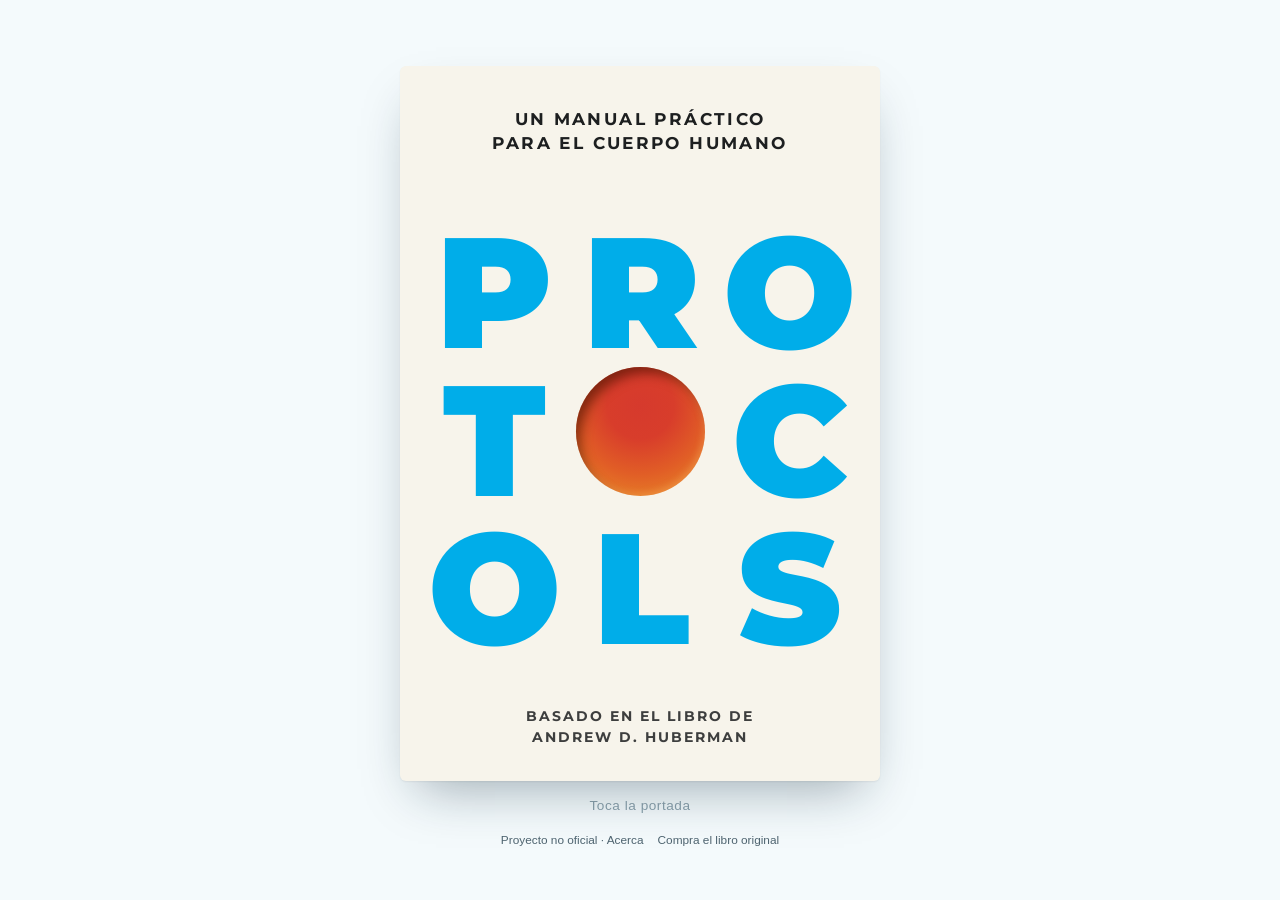
<file: index.html>
<!DOCTYPE html>
<html lang="es">
<head>
<meta charset="UTF-8">
<meta name="viewport" content="width=device-width, initial-scale=1, viewport-fit=cover">
<title>Protocolos · Manual del cuerpo humano (proyecto no oficial)</title>
<meta name="description" content="Sitio educativo sin ánimo de lucro con el texto y el audiolibro en español de 'Protocols: An Operator's Manual for the Human Body' de Andrew Huberman. Proyecto no oficial.">
<meta name="theme-color" content="#19aad8">
<link rel="preconnect" href="https://fonts.googleapis.com">
<link rel="preconnect" href="https://fonts.gstatic.com" crossorigin>
<link rel="stylesheet" href="https://fonts.googleapis.com/css2?family=Montserrat:wght@600;700;900&display=swap">
<link rel="stylesheet" href="css/style.css">
<link rel="stylesheet" href="css/portada.css">
<link rel="icon" href="data:image/svg+xml,<svg xmlns='http://www.w3.org/2000/svg' viewBox='0 0 100 100'><circle cx='50' cy='50' r='42' fill='%2319aad8'/></svg>">
</head>
<body class="page-home">

<main class="home">
  <h1 class="sr-only">Protocolos: un manual práctico para el cuerpo humano</h1>

  <section class="cover" id="cover" aria-label="Portada">
    <p class="cover-kicker" aria-hidden="true">Un manual práctico<br>para el cuerpo humano</p>

    <div class="cube" id="cube">
      <!-- Cada ficha: cara frontal = letra de PROTOCOLS, cara trasera = destino.
           data-axis alterna el eje del giro (y/x) para el efecto de cubo. -->
      <div class="tile" data-axis="y" style="--i:0">
        <span class="face front" aria-hidden="true">P</span>
        <a class="face back ch" href="biblioteca.html?cap=00_introduccion" tabindex="-1">
          <img src="assets/img/c0_introduccion.png" alt=""><span class="ch-t">Introducción</span>
        </a>
      </div>
      <div class="tile" data-axis="x" style="--i:1">
        <span class="face front" aria-hidden="true">R</span>
        <a class="face back ch" href="biblioteca.html?cap=01_dormir" tabindex="-1">
          <img src="assets/img/c1_dormir.png" alt=""><span class="ch-n">1</span><span class="ch-t">Dormir</span>
        </a>
      </div>
      <div class="tile" data-axis="y" style="--i:2">
        <span class="face front" aria-hidden="true">O</span>
        <a class="face back ch" href="biblioteca.html?cap=02_ejercicio" tabindex="-1">
          <img src="assets/img/c2_ejercicio.png" alt=""><span class="ch-n">2</span><span class="ch-t">Ejercicio</span>
        </a>
      </div>
      <div class="tile" data-axis="x" style="--i:1">
        <span class="face front" aria-hidden="true">T</span>
        <a class="face back ch" href="biblioteca.html?cap=03_control_del_estres" tabindex="-1">
          <img src="assets/img/c3_estres.png" alt=""><span class="ch-n">3</span><span class="ch-t">Control del estrés</span>
        </a>
      </div>
      <div class="tile tile-center" data-axis="y" style="--i:2">
        <span class="face front" aria-hidden="true"><span class="orb"></span></span>
        <button class="face back theme-orb" type="button" data-theme-toggle tabindex="-1" aria-label="Cambiar tema claro/oscuro">
          <span class="orb">
            <svg class="orb-ico orb-sun" viewBox="0 0 24 24" aria-hidden="true"><circle cx="12" cy="12" r="4.4" fill="none" stroke="currentColor" stroke-width="1.8"/><g stroke="currentColor" stroke-width="1.8" stroke-linecap="round"><path d="M12 2.6v2.3M12 19.1v2.3M2.6 12h2.3M19.1 12h2.3M5.4 5.4 7 7M17 17l1.6 1.6M18.6 5.4 17 7M7 17l-1.6 1.6"/></g></svg>
            <svg class="orb-ico orb-moon" viewBox="0 0 24 24" aria-hidden="true"><path d="M20 14.5A8.5 8.5 0 0 1 9.5 4 8.5 8.5 0 1 0 20 14.5Z" fill="none" stroke="currentColor" stroke-width="1.8" stroke-linejoin="round"/></svg>
          </span>
        </button>
      </div>
      <div class="tile" data-axis="x" style="--i:3">
        <span class="face front" aria-hidden="true">C</span>
        <a class="face back ch" href="biblioteca.html?cap=04_nutricion" tabindex="-1">
          <img src="assets/img/c4_nutricion.png" alt=""><span class="ch-n">4</span><span class="ch-t">Nutrición</span>
        </a>
      </div>
      <div class="tile" data-axis="y" style="--i:2">
        <span class="face front" aria-hidden="true">O</span>
        <a class="face back ch" href="biblioteca.html?cap=05_luz" tabindex="-1">
          <img src="assets/img/c5_luz.png" alt=""><span class="ch-n">5</span><span class="ch-t">Luz</span>
        </a>
      </div>
      <div class="tile" data-axis="x" style="--i:3">
        <span class="face front" aria-hidden="true">L</span>
        <a class="face back ch" href="biblioteca.html?cap=06_enfoque" tabindex="-1">
          <img src="assets/img/c6_enfoque.png" alt=""><span class="ch-n">6</span><span class="ch-t">Enfoque</span>
        </a>
      </div>
      <div class="tile" data-axis="y" style="--i:4">
        <span class="face front" aria-hidden="true">S</span>
        <a class="face back ch" href="biblioteca.html?cap=07_crecimiento_personal" tabindex="-1">
          <img src="assets/img/c7_crecimiento.png" alt=""><span class="ch-n">7</span><span class="ch-t">Crecimiento personal</span>
        </a>
      </div>

      <!-- Mientras se ve la portada, toda la cuadrícula es un solo botón. -->
      <button class="cube-open" id="cubeOpen" type="button" aria-label="Abrir la portada y ver la introducción y los 7 capítulos"></button>
    </div>

    <p class="cover-byline">Basado en el libro de<br>Andrew D. Huberman</p>
  </section>

  <p class="cover-hint" id="coverHint" aria-hidden="true">Toca la portada</p>
  <p class="home-links">
    <a href="acerca.html">Proyecto no oficial · Acerca</a>
    <a href="https://www.amazon.com/dp/B0D3JFXBFW" target="_blank" rel="noopener">Compra el libro original</a>
  </p>
</main>

<script src="js/theme.js"></script>
<script src="js/app.js"></script>
<script src="js/portada.js"></script>
</body>
</html>
</file>
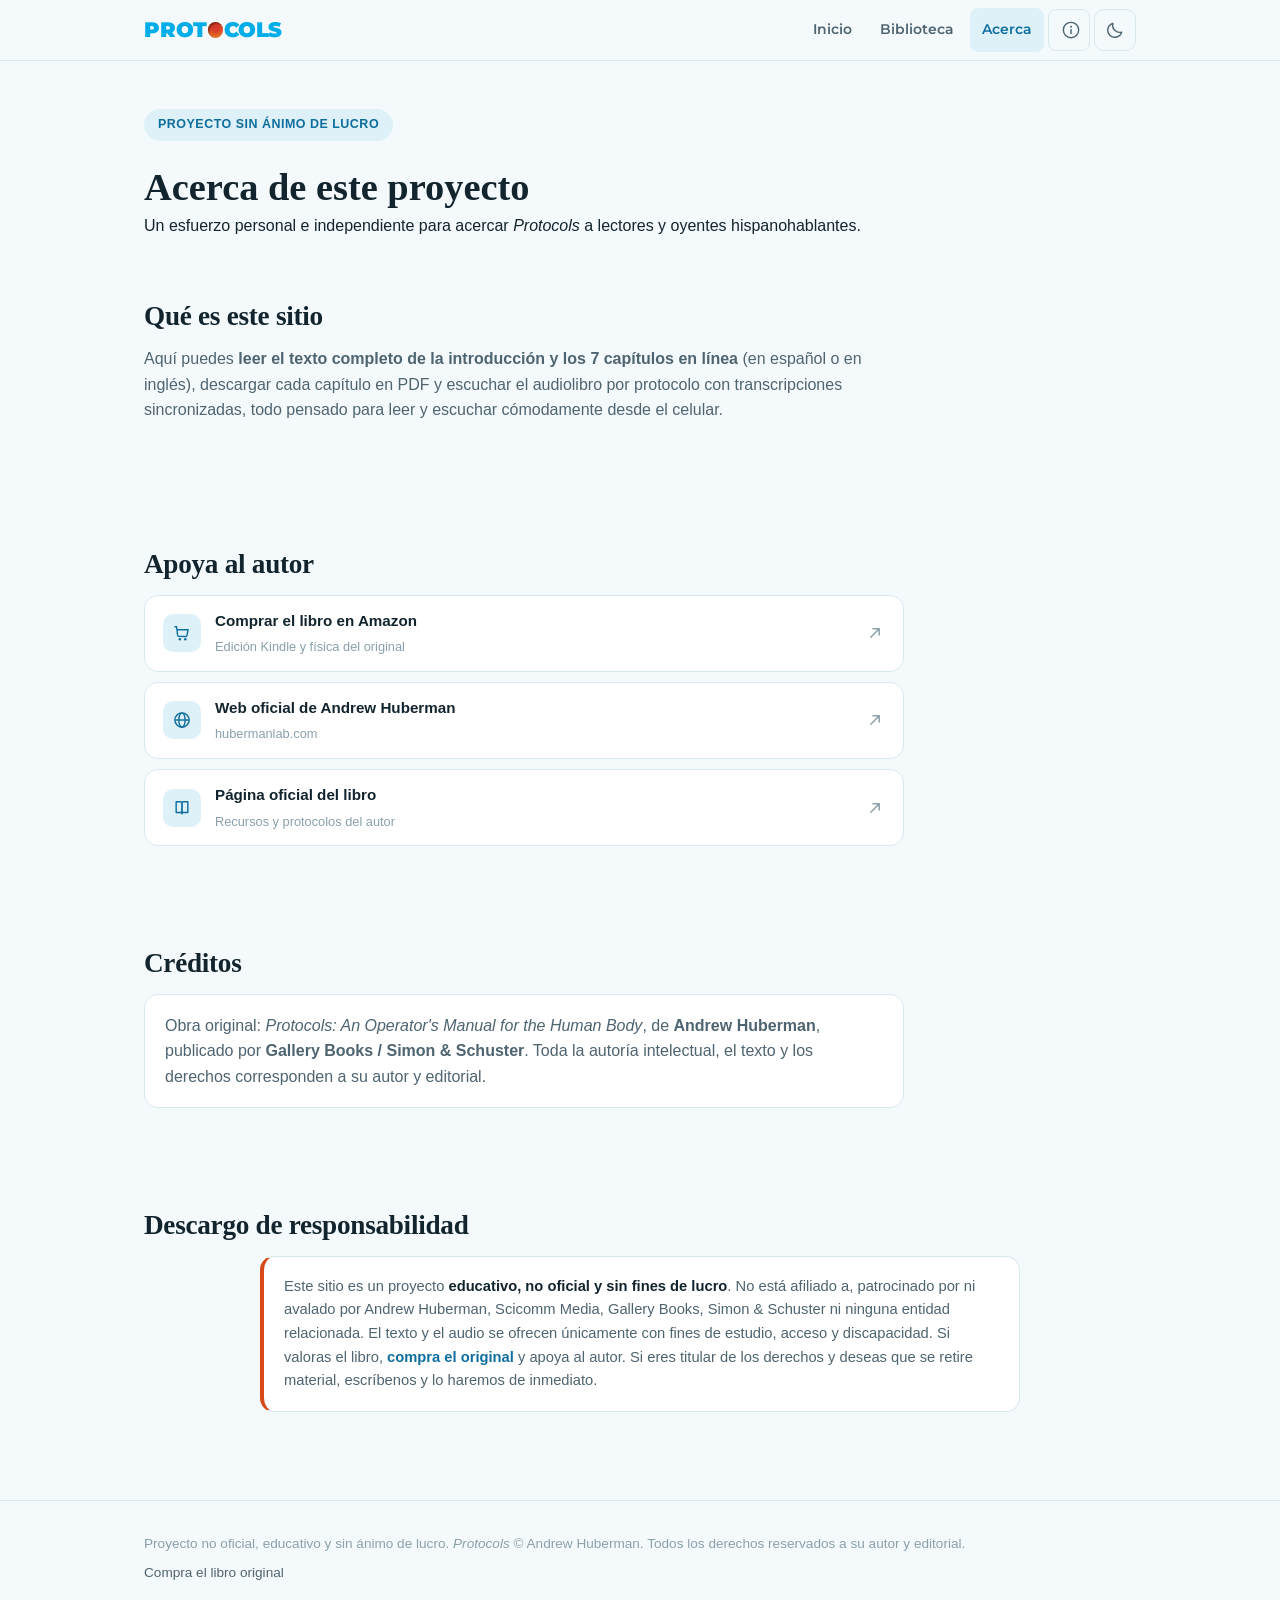
<file: acerca.html>
<!DOCTYPE html>
<html lang="es">
<head>
<meta charset="UTF-8">
<meta name="viewport" content="width=device-width, initial-scale=1, viewport-fit=cover">
<title>Acerca · Protocolos (proyecto no oficial)</title>
<meta name="description" content="Acerca de este proyecto no oficial: qué es, créditos de la obra original y descargo de responsabilidad.">
<meta name="theme-color" content="#19aad8">
<link rel="preconnect" href="https://fonts.googleapis.com">
<link rel="preconnect" href="https://fonts.gstatic.com" crossorigin>
<link rel="stylesheet" href="https://fonts.googleapis.com/css2?family=Montserrat:wght@600;700;900&display=swap">
<link rel="stylesheet" href="css/style.css">
</head>
<body>
<header class="site-header">
  <div class="container">
    <a class="brand" href="index.html" aria-label="Protocols, ir al inicio"><span aria-hidden="true">PROT<span class="brand-orb"></span>COLS</span></a>
    <nav class="main-nav" aria-label="Principal">
      <a class="nav-link" href="index.html">Inicio</a>
      <a class="nav-link" href="biblioteca.html">Biblioteca</a>
      <a class="nav-link" href="acerca.html" aria-current="page">Acerca</a>
      <a class="icon-btn" href="acerca.html#descargo" aria-label="Información y descargo de responsabilidad" title="Información"><svg class="ico-svg" viewBox="0 0 24 24" aria-hidden="true"><circle cx="12" cy="12" r="9.2" fill="none" stroke="currentColor" stroke-width="1.7"/><circle cx="12" cy="8.2" r="1.2" fill="currentColor"/><rect x="11.1" y="10.8" width="1.8" height="6.4" rx="0.9" fill="currentColor"/></svg></a>
      <button class="icon-btn" id="themeToggle" aria-label="Cambiar tema claro/oscuro"><svg class="ico-svg ico-moon" viewBox="0 0 24 24" aria-hidden="true"><path d="M20 14.5A8.5 8.5 0 0 1 9.5 4 8.5 8.5 0 1 0 20 14.5Z" fill="none" stroke="currentColor" stroke-width="1.7" stroke-linejoin="round"/></svg><svg class="ico-svg ico-sun" viewBox="0 0 24 24" aria-hidden="true"><circle cx="12" cy="12" r="4.2" fill="none" stroke="currentColor" stroke-width="1.7"/><g stroke="currentColor" stroke-width="1.7" stroke-linecap="round"><path d="M12 2.8v2.4M12 18.8v2.4M2.8 12h2.4M18.8 12h2.4M5.5 5.5l1.7 1.7M16.8 16.8l1.7 1.7M18.5 5.5l-1.7 1.7M7.2 16.8l-1.7 1.7"/></g></svg></button>
    </nav>
  </div>
</header>

<main class="page-enter">
  <section class="chapter-head container">
    <span class="badge-nonprofit">Proyecto sin ánimo de lucro</span>
    <h1>Acerca de este proyecto</h1>
    <p class="en-title">Un esfuerzo personal e independiente para acercar <em>Protocols</em> a lectores y oyentes hispanohablantes.</p>
  </section>

  <section class="block container">
    <h2>Qué es este sitio</h2>
    <p class="sub" style="max-width:720px">
      Aquí puedes <strong>leer el texto completo de la introducción y los 7 capítulos en línea</strong> (en español o en inglés),
      descargar cada capítulo en PDF y escuchar el audiolibro por protocolo con transcripciones sincronizadas,
      todo pensado para leer y escuchar cómodamente desde el celular.
    </p>
  </section>

  <section class="block container">
    <h2>Apoya al autor</h2>
    <div class="author-links" style="margin:0;max-width:760px">
      <a class="author-link" href="https://www.amazon.com/dp/B0D3JFXBFW" target="_blank" rel="noopener">
        <span class="ico"><svg class="ico-svg" viewBox="0 0 24 24" aria-hidden="true"><path d="M3.5 4.5h2l1.2 10.2a1.6 1.6 0 0 0 1.6 1.4h8.1a1.6 1.6 0 0 0 1.6-1.3l1.3-6.8H6.2" fill="none" stroke="currentColor" stroke-width="1.7" stroke-linecap="round" stroke-linejoin="round"/><circle cx="9.4" cy="19.5" r="1.5" fill="currentColor"/><circle cx="15.9" cy="19.5" r="1.5" fill="currentColor"/></svg></span>
        <span><span class="al-t">Comprar el libro en Amazon</span><br><span class="al-s">Edición Kindle y física del original</span></span>
        <span class="go"><svg class="ico-svg" viewBox="0 0 24 24" aria-hidden="true"><path d="M7 17 17 7M9.5 7H17v7.5" fill="none" stroke="currentColor" stroke-width="1.8" stroke-linecap="round" stroke-linejoin="round"/></svg></span>
      </a>
      <a class="author-link" href="https://www.hubermanlab.com" target="_blank" rel="noopener">
        <span class="ico"><svg class="ico-svg" viewBox="0 0 24 24" aria-hidden="true"><circle cx="12" cy="12" r="8.6" fill="none" stroke="currentColor" stroke-width="1.7"/><ellipse cx="12" cy="12" rx="3.8" ry="8.6" fill="none" stroke="currentColor" stroke-width="1.7"/><path d="M3.6 12h16.8" stroke="currentColor" stroke-width="1.7"/></svg></span>
        <span><span class="al-t">Web oficial de Andrew Huberman</span><br><span class="al-s">hubermanlab.com</span></span>
        <span class="go"><svg class="ico-svg" viewBox="0 0 24 24" aria-hidden="true"><path d="M7 17 17 7M9.5 7H17v7.5" fill="none" stroke="currentColor" stroke-width="1.8" stroke-linecap="round" stroke-linejoin="round"/></svg></span>
      </a>
      <a class="author-link" href="https://www.hubermanlab.com/protocols-book" target="_blank" rel="noopener">
        <span class="ico"><svg class="ico-svg" viewBox="0 0 24 24" aria-hidden="true"><path d="M5 4.5h5.2a2 2 0 0 1 2 2V19a1.6 1.6 0 0 0-1.6-1.6H5Zm14 0h-5.2a2 2 0 0 0-2 2V19a1.6 1.6 0 0 1 1.6-1.6H19Z" fill="none" stroke="currentColor" stroke-width="1.7" stroke-linejoin="round"/></svg></span>
        <span><span class="al-t">Página oficial del libro</span><br><span class="al-s">Recursos y protocolos del autor</span></span>
        <span class="go"><svg class="ico-svg" viewBox="0 0 24 24" aria-hidden="true"><path d="M7 17 17 7M9.5 7H17v7.5" fill="none" stroke="currentColor" stroke-width="1.8" stroke-linecap="round" stroke-linejoin="round"/></svg></span>
      </a>
    </div>
  </section>

  <section class="block container">
    <h2>Créditos</h2>
    <div class="credits-card">
      Obra original: <em>Protocols: An Operator's Manual for the Human Body</em>, de <strong>Andrew Huberman</strong>, publicado por <strong>Gallery Books / Simon &amp; Schuster</strong>. Toda la autoría intelectual, el texto y los derechos corresponden a su autor y editorial.
    </div>
  </section>

  <section class="block container" id="descargo">
    <h2>Descargo de responsabilidad</h2>
    <aside class="disclaimer">
      Este sitio es un proyecto <strong>educativo, no oficial y sin fines de lucro</strong>. No está afiliado a, patrocinado por ni avalado por Andrew Huberman, Scicomm Media, Gallery Books, Simon &amp; Schuster ni ninguna entidad relacionada. El texto y el audio se ofrecen únicamente con fines de estudio, acceso y discapacidad. Si valoras el libro, <strong><a href="https://www.amazon.com/dp/B0D3JFXBFW" target="_blank" rel="noopener">compra el original</a></strong> y apoya al autor. Si eres titular de los derechos y deseas que se retire material, escríbenos y lo haremos de inmediato.
    </aside>
  </section>
</main>

<footer class="site-footer">
  <div class="container">
    <p>Proyecto no oficial, educativo y sin ánimo de lucro. <em>Protocols</em> © Andrew Huberman. Todos los derechos reservados a su autor y editorial.</p>
    <p class="footer-links"><a href="https://www.amazon.com/dp/B0D3JFXBFW" target="_blank" rel="noopener">Compra el libro original</a></p>
  </div>
</footer>

<nav class="tabbar" aria-label="Navegación principal">
  <a href="index.html"><span class="tab-ico"><svg class="ico-svg" viewBox="0 0 24 24" aria-hidden="true"><path d="M4 11.2 12 4l8 7.2M6 9.8V20h4.6v-5h2.8v5H18V9.8" fill="none" stroke="currentColor" stroke-width="1.7" stroke-linecap="round" stroke-linejoin="round"/></svg></span>Inicio</a>
  <a href="biblioteca.html"><span class="tab-ico"><svg class="ico-svg" viewBox="0 0 24 24" aria-hidden="true"><path d="M5 4.5h5.2a2 2 0 0 1 2 2V19a1.6 1.6 0 0 0-1.6-1.6H5Zm14 0h-5.2a2 2 0 0 0-2 2V19a1.6 1.6 0 0 1 1.6-1.6H19Z" fill="none" stroke="currentColor" stroke-width="1.7" stroke-linejoin="round"/></svg></span>Biblioteca</a>
  <a href="acerca.html" aria-current="page"><span class="tab-ico"><svg class="ico-svg" viewBox="0 0 24 24" aria-hidden="true"><circle cx="12" cy="12" r="9.2" fill="none" stroke="currentColor" stroke-width="1.7"/><circle cx="12" cy="8.2" r="1.2" fill="currentColor"/><rect x="11.1" y="10.8" width="1.8" height="6.4" rx="0.9" fill="currentColor"/></svg></span>Acerca</a>
</nav>

<script src="js/theme.js"></script>
</body>
</html>
</file>
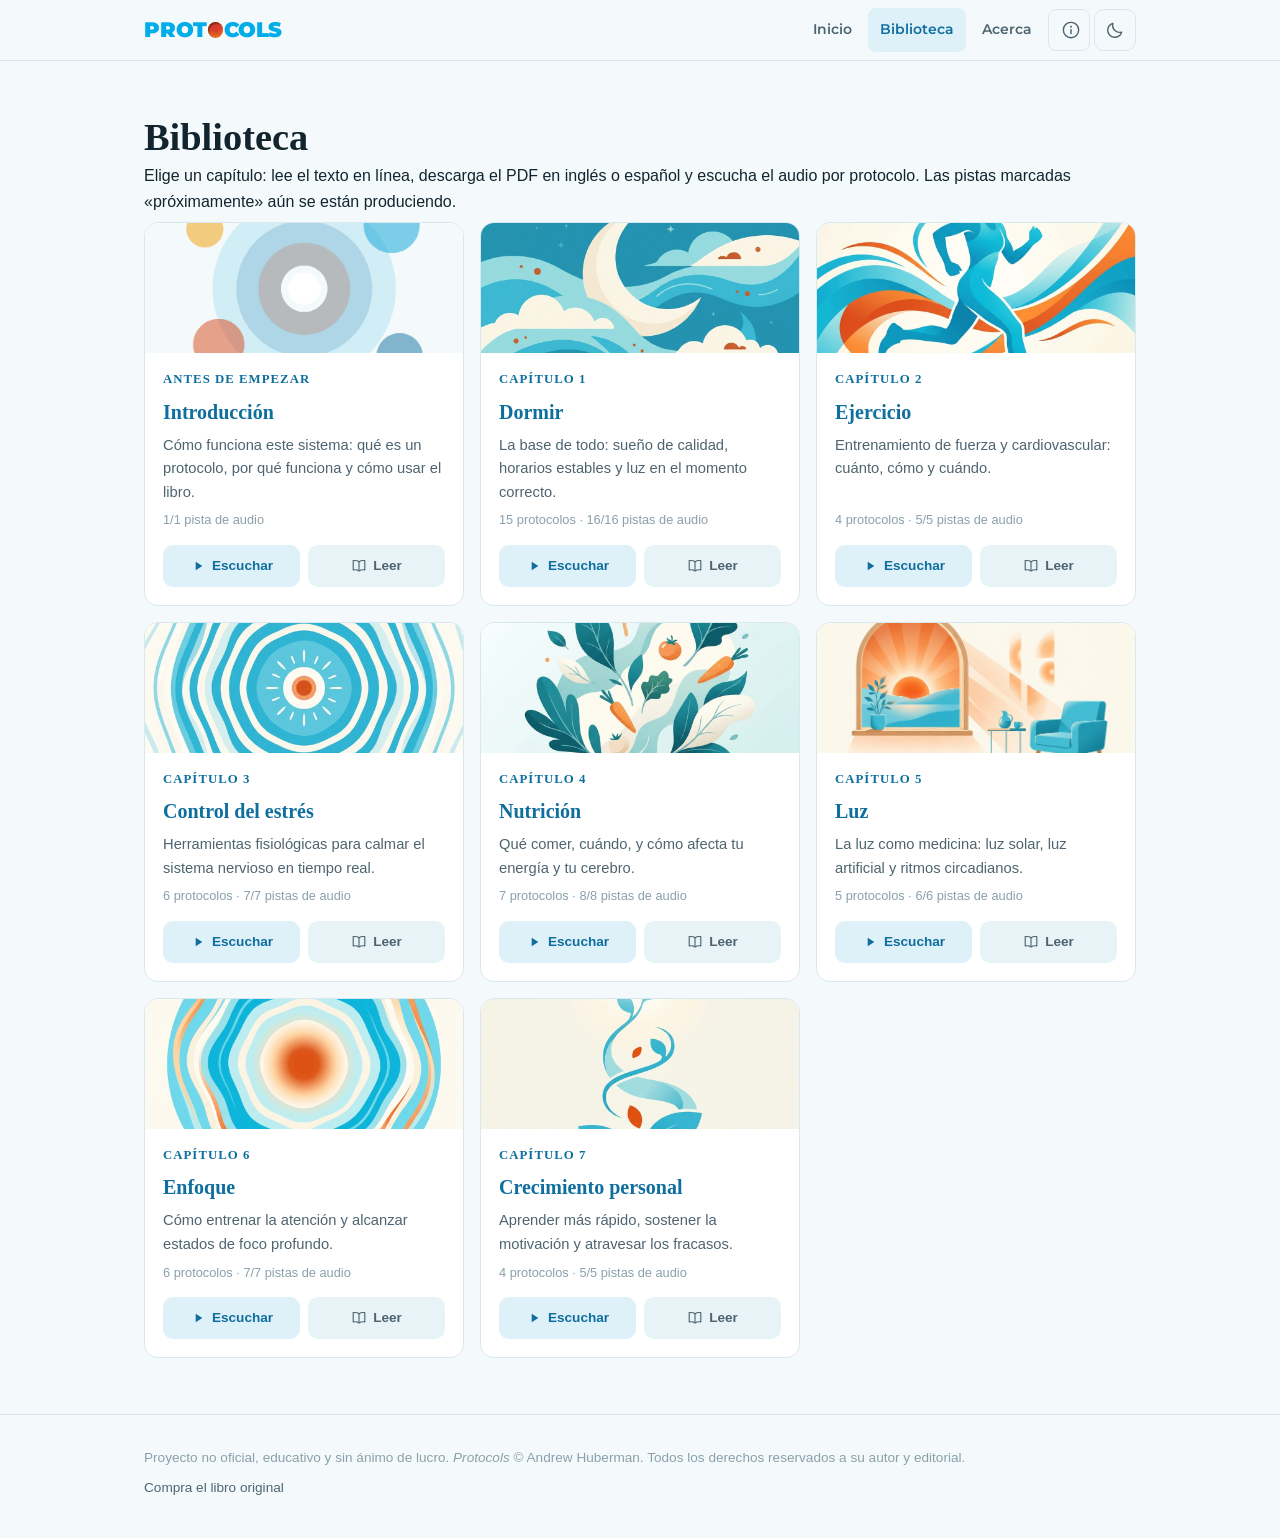
<file: biblioteca.html>
<!DOCTYPE html>
<html lang="es">
<head>
<meta charset="UTF-8">
<meta name="viewport" content="width=device-width, initial-scale=1, viewport-fit=cover">
<title>Biblioteca · Protocolos (proyecto no oficial)</title>
<meta name="description" content="La introducción y los 7 capítulos de 'Protocols': lee el texto en línea, descarga el PDF (EN/ES) y escucha el audiolibro por protocolo.">
<meta name="theme-color" content="#19aad8">
<link rel="preconnect" href="https://fonts.googleapis.com">
<link rel="preconnect" href="https://fonts.gstatic.com" crossorigin>
<link rel="stylesheet" href="https://fonts.googleapis.com/css2?family=Montserrat:wght@600;700;900&display=swap">
<link rel="stylesheet" href="css/style.css">
</head>
<body>
<header class="site-header">
  <div class="container">
    <a class="brand" href="index.html" aria-label="Protocols, ir al inicio"><span aria-hidden="true">PROT<span class="brand-orb"></span>COLS</span></a>
    <nav class="main-nav" aria-label="Principal">
      <a class="nav-link" href="index.html">Inicio</a>
      <a class="nav-link" href="biblioteca.html" aria-current="page">Biblioteca</a>
      <a class="nav-link" href="acerca.html">Acerca</a>
      <a class="icon-btn" href="acerca.html#descargo" aria-label="Información y descargo de responsabilidad" title="Información">
        <svg class="ico-svg" viewBox="0 0 24 24" aria-hidden="true"><circle cx="12" cy="12" r="9.2" fill="none" stroke="currentColor" stroke-width="1.7"/><circle cx="12" cy="8.2" r="1.2" fill="currentColor"/><rect x="11.1" y="10.8" width="1.8" height="6.4" rx="0.9" fill="currentColor"/></svg>
      </a>
      <button class="icon-btn" id="themeToggle" aria-label="Cambiar tema claro/oscuro">
        <svg class="ico-svg ico-moon" viewBox="0 0 24 24" aria-hidden="true"><path d="M20 14.5A8.5 8.5 0 0 1 9.5 4 8.5 8.5 0 1 0 20 14.5Z" fill="none" stroke="currentColor" stroke-width="1.7" stroke-linejoin="round"/></svg>
        <svg class="ico-svg ico-sun" viewBox="0 0 24 24" aria-hidden="true"><circle cx="12" cy="12" r="4.2" fill="none" stroke="currentColor" stroke-width="1.7"/><g stroke="currentColor" stroke-width="1.7" stroke-linecap="round"><path d="M12 2.8v2.4M12 18.8v2.4M2.8 12h2.4M18.8 12h2.4M5.5 5.5l1.7 1.7M16.8 16.8l1.7 1.7M18.5 5.5l-1.7 1.7M7.2 16.8l-1.7 1.7"/></g></svg>
      </button>
    </nav>
  </div>
</header>

<main class="page-enter">
  <section class="chapter-head container" id="libraryHead">
    <h1>Biblioteca</h1>
    <p class="sub">Elige un capítulo: lee el texto en línea, descarga el PDF en inglés o español y escucha el audio por protocolo. Las pistas marcadas «próximamente» aún se están produciendo.</p>
  </section>
  <section class="container" id="libraryView" style="padding-bottom:16px">
    <div class="chapters-grid" id="chaptersGrid"></div>
  </section>

  <!-- vista de un capítulo (estilo app de música) -->
  <section class="chapter-screen container" id="chapterView" hidden>
    <a class="back-link" href="biblioteca.html">
      <svg class="ico-svg" viewBox="0 0 24 24" aria-hidden="true"><path d="M14.5 6 8.5 12l6 6" fill="none" stroke="currentColor" stroke-width="1.8" stroke-linecap="round" stroke-linejoin="round"/></svg>
      Volver a la biblioteca
    </a>
    <div class="chapter-hero">
      <img class="ch-art" id="chArt" src="assets/img/hero.svg" alt="" width="800" height="600">
      <div class="ch-hero-info">
        <p class="num" id="chNum"></p>
        <h1 id="chTitle"></h1>
        <p class="en-title" id="chEn"></p>
        <p class="desc" id="chDesc"></p>
      </div>
    </div>
    <div class="pdf-row" id="pdfRow">
      <a class="btn btn-primary" id="readOnlineBtn" href="lector.html">
        <svg class="ico-svg" viewBox="0 0 24 24" aria-hidden="true"><path d="M12 5.6C10.4 4.3 8.3 3.7 5.5 3.7c-.8 0-1.5.06-2.2.17v13.9c.7-.11 1.4-.17 2.2-.17 2.8 0 4.9.6 6.5 1.9 1.6-1.3 3.7-1.9 6.5-1.9.8 0 1.5.06 2.2.17V3.87a13 13 0 0 0-2.2-.17c-2.8 0-4.9.6-6.5 1.9Z" fill="none" stroke="currentColor" stroke-width="1.7" stroke-linejoin="round"/><path d="M12 5.6v13.9" stroke="currentColor" stroke-width="1.7"/></svg>
        Leer
      </a>
    </div>
    <h2 class="playlist-title">Protocolos del capítulo</h2>
    <p class="sub playlist-sub">Toca una pista para escucharla. Si hay transcripción, se muestra sincronizada.</p>
    <div class="track-list" id="trackList" role="list"></div>
  </section>
</main>

<footer class="site-footer">
  <div class="container">
    <p>Proyecto no oficial, educativo y sin ánimo de lucro. <em>Protocols</em> © Andrew Huberman. Todos los derechos reservados a su autor y editorial.</p>
    <p class="footer-links"><a href="https://www.amazon.com/dp/B0D3JFXBFW" target="_blank" rel="noopener">Compra el libro original</a></p>
  </div>
</footer>

<nav class="tabbar" aria-label="Navegación principal">
  <a href="index.html"><span class="tab-ico"><svg class="ico-svg" viewBox="0 0 24 24" aria-hidden="true"><path d="M4 11.2 12 4l8 7.2M6 9.8V20h4.6v-5h2.8v5H18V9.8" fill="none" stroke="currentColor" stroke-width="1.7" stroke-linecap="round" stroke-linejoin="round"/></svg></span>Inicio</a>
  <a href="biblioteca.html" aria-current="page"><span class="tab-ico"><svg class="ico-svg" viewBox="0 0 24 24" aria-hidden="true"><path d="M5 4.5h5.2a2 2 0 0 1 2 2V19a1.6 1.6 0 0 0-1.6-1.6H5Zm14 0h-5.2a2 2 0 0 0-2 2V19a1.6 1.6 0 0 1 1.6-1.6H19Z" fill="none" stroke="currentColor" stroke-width="1.7" stroke-linejoin="round"/></svg></span>Biblioteca</a>
  <a href="acerca.html"><span class="tab-ico"><svg class="ico-svg" viewBox="0 0 24 24" aria-hidden="true"><circle cx="12" cy="12" r="9.2" fill="none" stroke="currentColor" stroke-width="1.7"/><circle cx="12" cy="8.2" r="1.2" fill="currentColor"/><rect x="11.1" y="10.8" width="1.8" height="6.4" rx="0.9" fill="currentColor"/></svg></span>Acerca</a>
</nav>

<!-- reproductor fijo (mini-player + pantalla expandida) -->
<div class="player" id="player" role="region" aria-label="Reproductor de audio">
  <audio id="audio" preload="metadata"></audio>
  <!-- mini-player -->
  <div class="player-mini" id="playerMini">
    <button class="pbtn" id="pmPlay" aria-label="Reproducir o pausar">
      <svg class="ico-svg ico-play" viewBox="0 0 24 24" aria-hidden="true"><path d="M8.5 5.5v13l10-6.5Z" fill="currentColor"/></svg>
      <svg class="ico-svg ico-pause" viewBox="0 0 24 24" aria-hidden="true"><rect x="7" y="5.5" width="3.4" height="13" rx="1" fill="currentColor"/><rect x="13.6" y="5.5" width="3.4" height="13" rx="1" fill="currentColor"/></svg>
    </button>
    <div class="pm-info">
      <div class="pm-title" id="pmTitle">—</div>
      <div class="pm-chap" id="pmChap"></div>
      <div class="pm-progress" id="pmProgress"><i></i></div>
    </div>
    <button class="pbtn tiny" id="pmExpand" aria-label="Expandir reproductor">
      <svg class="ico-svg" viewBox="0 0 24 24" aria-hidden="true"><path d="m6 14.5 6-6 6 6" fill="none" stroke="currentColor" stroke-width="1.8" stroke-linecap="round" stroke-linejoin="round"/></svg>
    </button>
  </div>
  <!-- pantalla expandida -->
  <div class="player-full">
    <div class="player-inner">
      <div class="pf-top">
        <button class="pbtn tiny" id="collapseBtn" aria-label="Minimizar reproductor">
          <svg class="ico-svg" viewBox="0 0 24 24" aria-hidden="true"><path d="m6 9.5 6 6 6-6" fill="none" stroke="currentColor" stroke-width="1.8" stroke-linecap="round" stroke-linejoin="round"/></svg>
        </button>
        <span class="pf-label" id="pfLabel">Reproduciendo</span>
        <a class="pbtn tiny" id="downloadBtn" download aria-label="Descargar audio">
          <svg class="ico-svg" viewBox="0 0 24 24" aria-hidden="true"><path d="M12 4.5v10m0 0 4-4m-4 4-4-4M5 19h14" fill="none" stroke="currentColor" stroke-width="1.8" stroke-linecap="round" stroke-linejoin="round"/></svg>
        </a>
      </div>
      <img class="pf-art" id="pfArt" src="assets/img/hero.svg" alt="" width="800" height="600">
      <div class="pf-meta">
        <div class="pf-title" id="playerTitle">—</div>
        <div class="pf-chap" id="pfChap"></div>
      </div>
      <div class="progress-wrap">
        <div class="progress" id="progressBar" role="slider" aria-label="Barra de progreso" aria-valuemin="0" aria-valuemax="100" aria-valuenow="0" tabindex="0">
          <div class="fill" id="progressFill"><div class="knob"></div></div>
        </div>
        <div class="time-row"><span id="timeCur">0:00</span><span id="timeLabel">0:00</span></div>
      </div>
      <div class="pf-controls">
        <button class="pbtn ghost" id="prevBtn" aria-label="Pista anterior">
          <svg class="ico-svg" viewBox="0 0 24 24" aria-hidden="true"><path d="M6 6v12M18.5 6.6v10.8L9.6 12Z" fill="currentColor"/><rect x="5" y="6" width="2" height="12" rx="1" fill="currentColor"/></svg>
        </button>
        <button class="pbtn big" id="playPause" aria-label="Reproducir o pausar">
          <svg class="ico-svg ico-play" viewBox="0 0 24 24" aria-hidden="true"><path d="M8.5 5.5v13l10-6.5Z" fill="currentColor"/></svg>
          <svg class="ico-svg ico-pause" viewBox="0 0 24 24" aria-hidden="true"><rect x="7" y="5.5" width="3.4" height="13" rx="1" fill="currentColor"/><rect x="13.6" y="5.5" width="3.4" height="13" rx="1" fill="currentColor"/></svg>
        </button>
        <button class="pbtn ghost" id="nextBtn" aria-label="Siguiente pista">
          <svg class="ico-svg" viewBox="0 0 24 24" aria-hidden="true"><path d="M18 6v12M5.5 6.6v10.8L14.4 12Z" fill="currentColor"/><rect x="17" y="6" width="2" height="12" rx="1" fill="currentColor"/></svg>
        </button>
      </div>
      <div class="pf-actions">
        <button class="link-btn" id="speedBtn" aria-label="Velocidad de reproducción">
          <svg class="ico-svg" viewBox="0 0 24 24" aria-hidden="true"><path d="M4.5 16.5a8.5 8.5 0 1 1 15 0" fill="none" stroke="currentColor" stroke-width="1.7" stroke-linecap="round"/><path d="m12 13.5 4-5" stroke="currentColor" stroke-width="1.7" stroke-linecap="round"/><circle cx="12" cy="14" r="1.6" fill="currentColor"/></svg>
          <span id="speedLabel">1×</span>
        </button>
        <button class="link-btn" id="toggleTranscript" aria-expanded="false">
          <svg class="ico-svg" viewBox="0 0 24 24" aria-hidden="true"><rect x="4" y="4.5" width="16" height="15" rx="2.4" fill="none" stroke="currentColor" stroke-width="1.7"/><path d="M7.5 9h9M7.5 12.2h9M7.5 15.4h5.5" stroke="currentColor" stroke-width="1.7" stroke-linecap="round"/></svg>
          Transcripción
        </button>
      </div>
      <div class="transcript-panel" id="transcriptPanel"></div>
    </div>
  </div>
</div>

<script src="js/theme.js"></script>
<script src="js/app.js"></script>
</body>
</html>
</file>
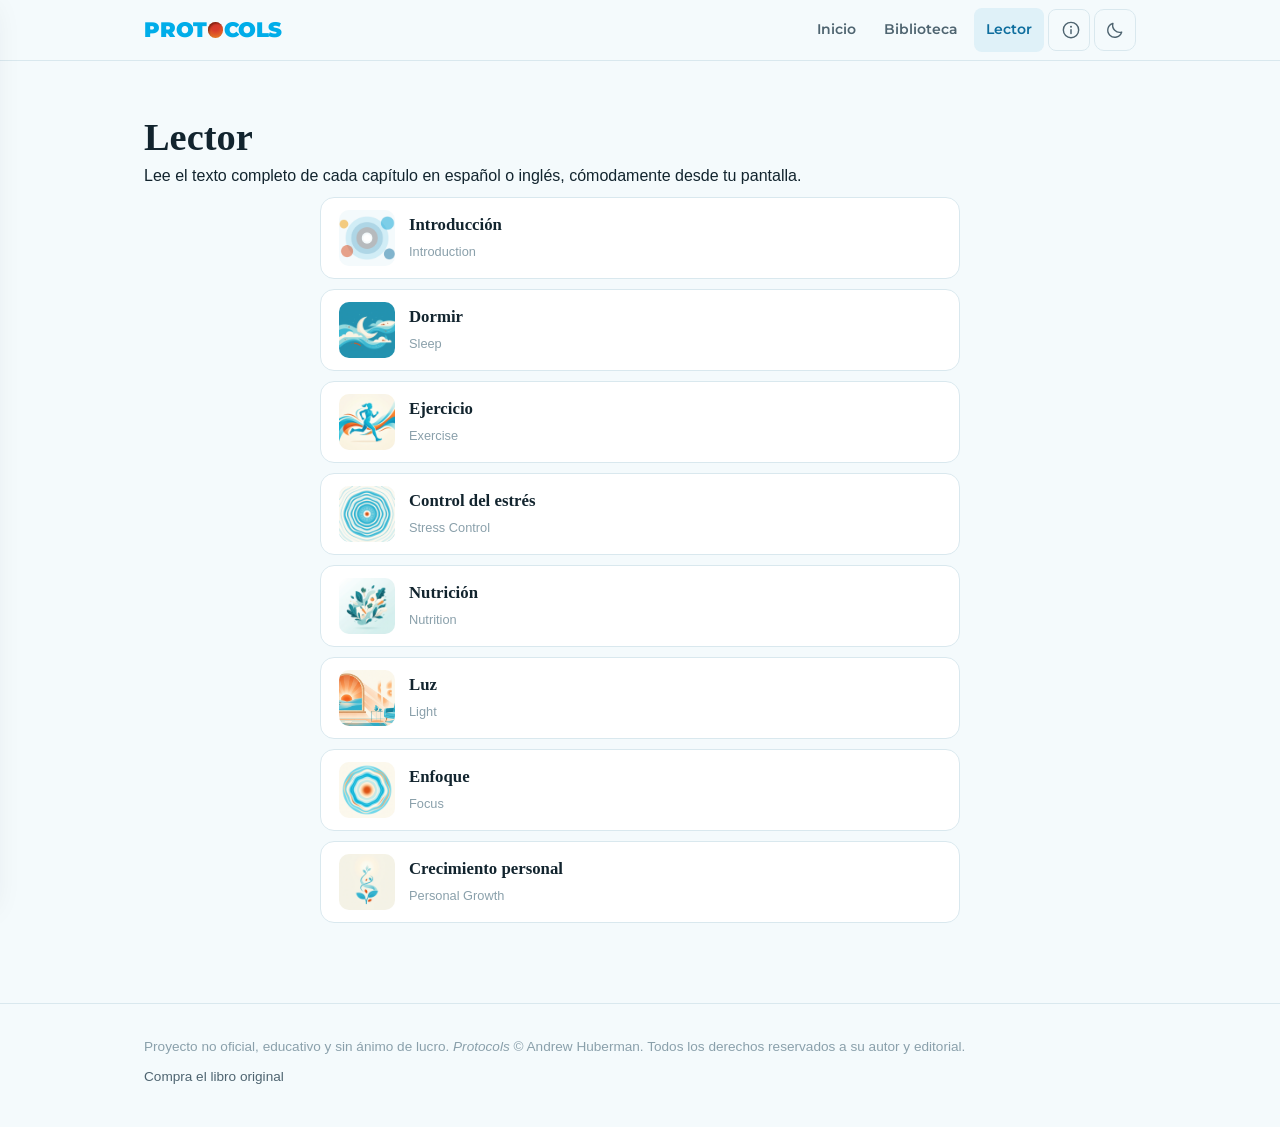
<file: lector.html>
<!DOCTYPE html>
<html lang="es">
<head>
<meta charset="UTF-8">
<meta name="viewport" content="width=device-width, initial-scale=1, viewport-fit=cover">
<title>Lector · Protocolos (proyecto no oficial)</title>
<meta name="description" content="Lee el texto completo de la introducción y los 7 capítulos de 'Protocols' en español o inglés, con control de tamaño de letra y modo noche.">
<meta name="theme-color" content="#19aad8">
<link rel="preconnect" href="https://fonts.googleapis.com">
<link rel="preconnect" href="https://fonts.gstatic.com" crossorigin>
<link rel="stylesheet" href="https://fonts.googleapis.com/css2?family=Montserrat:wght@600;700;900&display=swap">
<link rel="stylesheet" href="css/style.css">
</head>
<body>
<div class="reader-progress" id="readerProgress"></div>

<header class="site-header">
  <div class="container">
    <a class="brand" href="index.html" aria-label="Protocols, ir al inicio"><span aria-hidden="true">PROT<span class="brand-orb"></span>COLS</span></a>
    <nav class="main-nav" aria-label="Principal">
      <a class="nav-link" href="index.html">Inicio</a>
      <a class="nav-link" href="biblioteca.html">Biblioteca</a>
      <a class="nav-link" href="lector.html" aria-current="page">Lector</a>
      <a class="icon-btn" href="acerca.html#descargo" aria-label="Información y descargo de responsabilidad" title="Información">
        <svg class="ico-svg" viewBox="0 0 24 24" aria-hidden="true"><circle cx="12" cy="12" r="9.2" fill="none" stroke="currentColor" stroke-width="1.7"/><circle cx="12" cy="8.2" r="1.2" fill="currentColor"/><rect x="11.1" y="10.8" width="1.8" height="6.4" rx="0.9" fill="currentColor"/></svg>
      </a>
      <button class="icon-btn" id="themeToggle" aria-label="Cambiar tema claro/oscuro">
        <svg class="ico-svg ico-moon" viewBox="0 0 24 24" aria-hidden="true"><path d="M20 14.5A8.5 8.5 0 0 1 9.5 4 8.5 8.5 0 1 0 20 14.5Z" fill="none" stroke="currentColor" stroke-width="1.7" stroke-linejoin="round"/></svg>
        <svg class="ico-svg ico-sun" viewBox="0 0 24 24" aria-hidden="true"><circle cx="12" cy="12" r="4.2" fill="none" stroke="currentColor" stroke-width="1.7"/><g stroke="currentColor" stroke-width="1.7" stroke-linecap="round"><path d="M12 2.8v2.4M12 18.8v2.4M2.8 12h2.4M18.8 12h2.4M5.5 5.5l1.7 1.7M16.8 16.8l1.7 1.7M18.5 5.5l-1.7 1.7M7.2 16.8l-1.7 1.7"/></g></svg>
      </button>
    </nav>
  </div>
</header>

<main class="page-enter">
  <!-- barra de controles del lector -->
  <div class="reader-topbar" id="readerTopbar" hidden>
    <div class="container">
      <a class="back-link" href="lector.html">
        <svg class="ico-svg" viewBox="0 0 24 24" aria-hidden="true"><path d="M14.5 6 8.5 12l6 6" fill="none" stroke="currentColor" stroke-width="1.8" stroke-linecap="round" stroke-linejoin="round"/></svg>
        Capítulos
      </a>
      <div class="lang-switch" role="group" aria-label="Idioma del texto">
        <button data-lang="es" aria-pressed="true">ES</button>
        <button data-lang="en" aria-pressed="false">EN</button>
      </div>
      <button class="icon-btn" id="tocBtn" aria-label="Abrir índice de contenidos" aria-expanded="false" aria-controls="tocDrawer">
        <svg class="ico-svg" viewBox="0 0 24 24" aria-hidden="true"><path d="M4 6.5h16M4 12h16M4 17.5h10" stroke="currentColor" stroke-width="1.8" stroke-linecap="round"/></svg>
      </button>
      <div class="font-controls">
        <button class="icon-btn" id="fsMinus" aria-label="Reducir tamaño de letra">
          <svg class="ico-svg" viewBox="0 0 24 24" aria-hidden="true"><path d="M5 18 11 5.5h1.4L18.4 18M7.4 14.4h8.6" fill="none" stroke="currentColor" stroke-width="1.7" stroke-linecap="round" stroke-linejoin="round"/></svg>
        </button>
        <button class="icon-btn" id="fsPlus" aria-label="Aumentar tamaño de letra">
          <svg class="ico-svg" viewBox="0 0 24 24" aria-hidden="true"><path d="M4 18 10.5 4h1.5L18.5 18h-2.1l-1.5-3.3H7.6L6.1 18Zm4.3-5.1h6l-3-6.8Z" fill="currentColor"/><path d="M19.5 11v5M17 13.5h5" stroke="currentColor" stroke-width="1.6" stroke-linecap="round"/></svg>
        </button>
      </div>
    </div>
  </div>

  <!-- sin capítulo: índice de capítulos -->
  <section class="chapter-head container" id="readerHome">
    <h1>Lector</h1>
    <p class="sub">Lee el texto completo de cada capítulo en español o inglés, cómodamente desde tu pantalla.</p>
  </section>
  <div class="reader-toc" id="readerToc"></div>

  <!-- contenido -->
  <article class="reader-body" id="readerContent" hidden></article>
</main>

<!-- drawer de índice (tabla de contenidos del capítulo) -->
<div class="drawer-backdrop" id="drawerBackdrop" hidden></div>
<aside class="toc-drawer" id="tocDrawer" aria-label="Índice de contenidos" aria-hidden="true">
  <div class="toc-drawer-head">
    <span class="toc-drawer-title">Contenido</span>
    <button class="icon-btn" id="tocClose" aria-label="Cerrar índice">
      <svg class="ico-svg" viewBox="0 0 24 24" aria-hidden="true"><path d="m6.5 6.5 11 11m0-11-11 11" stroke="currentColor" stroke-width="1.8" stroke-linecap="round"/></svg>
    </button>
  </div>
  <nav class="toc-drawer-list" id="tocDrawerList"></nav>
</aside>

<nav class="tabbar" aria-label="Navegación principal">
  <a href="index.html"><span class="tab-ico"><svg class="ico-svg" viewBox="0 0 24 24" aria-hidden="true"><path d="M4 11.2 12 4l8 7.2M6 9.8V20h4.6v-5h2.8v5H18V9.8" fill="none" stroke="currentColor" stroke-width="1.7" stroke-linecap="round" stroke-linejoin="round"/></svg></span>Inicio</a>
  <a href="biblioteca.html"><span class="tab-ico"><svg class="ico-svg" viewBox="0 0 24 24" aria-hidden="true"><path d="M5 4.5h5.2a2 2 0 0 1 2 2V19a1.6 1.6 0 0 0-1.6-1.6H5Zm14 0h-5.2a2 2 0 0 0-2 2V19a1.6 1.6 0 0 1 1.6-1.6H19Z" fill="none" stroke="currentColor" stroke-width="1.7" stroke-linejoin="round"/></svg></span>Biblioteca</a>
  <a href="acerca.html"><span class="tab-ico"><svg class="ico-svg" viewBox="0 0 24 24" aria-hidden="true"><circle cx="12" cy="12" r="9.2" fill="none" stroke="currentColor" stroke-width="1.7"/><circle cx="12" cy="8.2" r="1.2" fill="currentColor"/><rect x="11.1" y="10.8" width="1.8" height="6.4" rx="0.9" fill="currentColor"/></svg></span>Acerca</a>
</nav>

<footer class="site-footer">
  <div class="container">
    <p>Proyecto no oficial, educativo y sin ánimo de lucro. <em>Protocols</em> © Andrew Huberman. Todos los derechos reservados a su autor y editorial.</p>
    <p class="footer-links"><a href="https://www.amazon.com/dp/B0D3JFXBFW" target="_blank" rel="noopener">Compra el libro original</a></p>
  </div>
</footer>

<script src="js/theme.js"></script>
<script src="js/app.js"></script>
<script>
// modo lector: ocultar índice de capítulos cuando hay capítulo
(function(){
  var params = new URLSearchParams(location.search);
  if (params.get('cap')){
    document.getElementById('readerHome').hidden = true;
    document.getElementById('readerToc').hidden = true;
    document.getElementById('readerTopbar').hidden = false;
  }
})();
</script>
</body>
</html>
</file>
<file: css/style.css>
/* ============================================================
   Protocolos (proyecto no oficial) — hoja de estilos
   Mobile-first: pensado como app de lectura / reproductor.
   Paleta reinterpretada desde la portada de "Protocols":
   blanco limpio, cian #19aad8, azul profundo #0e6e9e,
   acento cálido naranja #d84818.
   ============================================================ */
:root{
  --bg:#f4fafc;
  --surface:#ffffff;
  --surface-2:#e8f3f7;
  --ink:#12242e;
  --ink-soft:#4e6470;
  --ink-faint:#8aa0ab;
  --accent:#19aad8;
  --accent-strong:#0e6e9e;
  --accent-deep:#0a4f72;
  --accent-soft:#dff1f8;
  --warm:#d84818;
  --warm-soft:#fbe9e1;
  --line:#d9e8ee;
  --radius:14px;
  --shadow:0 1px 2px rgba(18,36,46,.05),0 8px 28px rgba(18,36,46,.08);
  --tabbar-h:64px;
  --player-h:0px;
  --font-display:"Iowan Old Style","Palatino Linotype",Palatino,Georgia,serif;
  --font-cover:"Montserrat","Arial Black","Helvetica Neue",Arial,sans-serif;
  --cover-blue:#00ade9;
  --font-body:-apple-system,BlinkMacSystemFont,"Segoe UI",Roboto,"Helvetica Neue",Arial,sans-serif;
}
[data-theme="dark"]{
  --bg:#0c161c;
  --surface:#14232c;
  --surface-2:#1c2f3a;
  --ink:#e8f1f5;
  --ink-soft:#a3bcc8;
  --ink-faint:#6b8694;
  --accent:#3cc0e8;
  --accent-strong:#7ad4ef;
  --accent-deep:#a5e2f4;
  --accent-soft:#123542;
  --warm:#f0855c;
  --warm-soft:#3a2018;
  --line:#243944;
  --shadow:0 1px 2px rgba(0,0,0,.4),0 8px 28px rgba(0,0,0,.35);
}
*{box-sizing:border-box;margin:0;padding:0}
html{scroll-behavior:smooth;-webkit-text-size-adjust:100%;scroll-padding-top:120px}
body{
  background:var(--bg);color:var(--ink);
  font-family:var(--font-body);
  line-height:1.6;font-size:16px;
  -webkit-font-smoothing:antialiased;
  transition:background .3s ease,color .3s ease;
  overscroll-behavior-y:none;
}
a{color:var(--accent-strong);text-decoration:none}
a:hover{text-decoration:underline}
img{max-width:100%}
button{font-family:inherit}

/* ---------- iconos SVG ---------- */
.ico-svg{width:1.25em;height:1.25em;display:block;flex:none}
.ico-svg *{transition:inherit}
/* botón de tema: un solo icono visible según tema */
#themeToggle .ico-sun{display:none}
[data-theme="dark"] #themeToggle .ico-moon{display:none}
[data-theme="dark"] #themeToggle .ico-sun{display:block}
/* play/pause: un solo icono visible según estado */
.ico-pause{display:none}
.is-playing .ico-pause{display:block}
.is-playing .ico-play{display:none}

.container{max-width:1040px;margin:0 auto;padding:0 20px}
@media(min-width:768px){.container{padding:0 24px}}

/* ---------- cabecera superior ---------- */
.site-header{
  position:sticky;top:0;z-index:50;
  background:color-mix(in srgb,var(--bg) 88%,transparent);
  backdrop-filter:blur(10px);
  border-bottom:1px solid var(--line);
}
.site-header .container{display:flex;align-items:center;justify-content:space-between;height:56px}
@media(min-width:768px){.site-header .container{height:60px}}
/* Encabezado con la tipografía y los colores de la carátula:
   PROTOCOLS en Montserrat Black azul, con la O de "TOC" como el círculo naranja. */
.site-header{font-family:var(--font-cover)}
.brand{
  display:flex;align-items:center;
  font-family:var(--font-cover);font-weight:900;font-size:1.32rem;line-height:1;
  letter-spacing:-.01em;color:var(--cover-blue);
}
.brand > span{display:inline-flex;align-items:center}
.brand:hover{text-decoration:none}
.brand-orb{
  width:.74em;height:.74em;margin:0 .03em;border-radius:50%;flex:none;
  background:radial-gradient(circle at 50% 30%,#d63a2d 0%,#d83d2b 30%,#e15e26 62%,#e67e27 86%,#ea8b2b 100%);
  box-shadow:inset .07em .09em .1em -.02em rgba(70,12,0,.62);
  transition:transform .4s ease;
}
.brand:hover .brand-orb{transform:scale(1.12)}
nav.main-nav{display:flex;gap:4px;align-items:center}
nav.main-nav a{color:var(--ink-soft);padding:10px 12px;border-radius:8px;font-size:.9rem;font-weight:600;transition:color .2s,background .2s}
nav.main-nav a:hover{color:var(--ink);background:var(--surface-2);text-decoration:none}
nav.main-nav a[aria-current="page"]{color:var(--accent-strong);background:var(--accent-soft)}
/* enlaces de nav ocultos en móvil (viven en la barra inferior) */
nav.main-nav a.nav-link{display:none}
@media(min-width:768px){nav.main-nav a.nav-link{display:inline-block}}
.icon-btn{
  background:none;border:1px solid var(--line);border-radius:10px;
  width:42px;height:42px;cursor:pointer;color:var(--ink-soft);
  display:grid;place-items:center;transition:border-color .2s,color .2s;
}
.icon-btn .ico-svg{width:20px;height:20px}
.icon-btn:hover{color:var(--ink);border-color:var(--ink-faint);text-decoration:none}

/* ---------- barra de tabs inferior (móvil) ---------- */
.tabbar{
  position:fixed;left:0;right:0;bottom:0;z-index:55;
  display:flex;background:var(--surface);
  border-top:1px solid var(--line);
  padding-bottom:env(safe-area-inset-bottom,0);
  box-shadow:0 -6px 24px rgba(18,36,46,.08);
  transition:transform .3s ease;
}
.tabbar a{
  flex:1;display:flex;flex-direction:column;align-items:center;justify-content:center;gap:3px;
  height:var(--tabbar-h);color:var(--ink-faint);font-size:.68rem;font-weight:600;
  text-decoration:none;transition:color .2s;
}
.tabbar a .tab-ico{display:grid;place-items:center}
.tabbar a .tab-ico .ico-svg{width:24px;height:24px}
.tabbar a[aria-current="page"]{color:var(--accent-strong)}
.tabbar a:hover{text-decoration:none}
@media(min-width:768px){.tabbar{display:none}}

/* ---------- hero ---------- */
/* ilustración integrada sutilmente: fondo difuminado, nada de portada grande */
.hero{padding:32px 0 44px;text-align:center;position:relative}
.hero-deco{position:relative;overflow:hidden}
.hero-deco::before{
  content:"";position:absolute;inset:-40% -20% auto;height:130%;z-index:-1;
  background:url("../assets/img/hero.svg") center 30%/min(90vw,560px) no-repeat;
  filter:blur(28px) saturate(1.15);opacity:.16;pointer-events:none;
}
.hero-deco::after{
  content:"";position:absolute;left:50%;top:-120px;transform:translateX(-50%);
  width:340px;height:340px;border-radius:50%;z-index:-1;pointer-events:none;
  background:radial-gradient(circle at 38% 30%,color-mix(in srgb,var(--accent) 26%,transparent),transparent 62%),
             radial-gradient(circle at 68% 66%,color-mix(in srgb,var(--warm) 16%,transparent),transparent 58%);
  filter:blur(10px);opacity:.5;
}
/* --- vida en el home: entrada escalonada + arte flotando (ken-burns suave) --- */
.hero-deco::before{animation:heroDrift 24s ease-in-out infinite alternate}
@keyframes heroDrift{
  from{transform:translate3d(-2.5%,-1.5%,0) scale(1)}
  to{transform:translate3d(2.5%,2%,0) scale(1.09)}
}
.hero-deco::after{animation:heroGlow 9s ease-in-out infinite alternate}
@keyframes heroGlow{
  from{opacity:.35;transform:translateX(-50%) scale(1)}
  to{opacity:.65;transform:translateX(-46%) translateY(3%) scale(1.12)}
}
.hero > *{animation:heroRise .65s cubic-bezier(.22,.8,.36,1) both}
.hero h1{animation-delay:.05s}
.hero .lede{animation-delay:.16s}
.hero .hero-actions{animation-delay:.28s}
@keyframes heroRise{from{opacity:0;transform:translateY(16px)}to{opacity:1;transform:none}}
@media(min-width:768px){
  .hero > *{animation-duration:.8s}
}
.hero h1{
  font-family:var(--font-display);font-weight:600;
  font-size:clamp(1.9rem,6.5vw,3.2rem);line-height:1.15;letter-spacing:-.01em;
  max-width:760px;margin:0 auto 16px;
}
.hero h1 em{color:var(--accent-strong);font-style:italic}
.hero .lede{color:var(--ink-soft);max-width:620px;margin:0 auto 24px;font-size:1.05rem}
.hero-actions{display:flex;gap:12px;justify-content:center;flex-wrap:wrap}
.btn{
  display:inline-flex;align-items:center;justify-content:center;gap:8px;
  min-height:48px;padding:12px 24px;border-radius:999px;font-weight:600;font-size:.95rem;
  border:1px solid transparent;cursor:pointer;transition:transform .15s,box-shadow .15s,background .2s;
}
.btn:hover{text-decoration:none;transform:translateY(-1px)}
.btn-primary{background:var(--accent);color:#fff;box-shadow:0 4px 14px rgba(25,170,216,.35)}
.btn-primary:hover{background:var(--accent-strong)}
.btn-ghost{border-color:var(--line);color:var(--ink);background:var(--surface)}
.btn-ghost:hover{border-color:var(--accent);color:var(--accent-strong)}
.badge-nonprofit{
  display:inline-flex;align-items:center;gap:6px;
  background:var(--accent-soft);color:var(--accent-strong);
  font-size:.78rem;font-weight:600;letter-spacing:.04em;text-transform:uppercase;
  padding:6px 14px;border-radius:999px;margin-bottom:18px;
}

/* ---------- apoyo al autor ---------- */
.author-links{display:flex;flex-direction:column;gap:10px;max-width:520px;margin:0 auto}
.author-link{
  display:flex;align-items:center;gap:14px;min-height:56px;
  background:var(--surface);border:1px solid var(--line);border-radius:var(--radius);
  padding:12px 18px;color:var(--ink);transition:border-color .2s,transform .15s;
}
.author-link:hover{border-color:var(--accent);text-decoration:none;transform:translateY(-1px)}
.author-link .ico{width:38px;height:38px;border-radius:10px;background:var(--accent-soft);color:var(--accent-strong);display:grid;place-items:center;flex:none}
.author-link .ico .ico-svg{width:20px;height:20px}
.author-link .al-t{font-weight:600;font-size:.95rem;line-height:1.3}
.author-link .al-s{font-size:.8rem;color:var(--ink-faint)}
.author-link .go{margin-left:auto;color:var(--ink-faint)}

/* ---------- secciones ---------- */
section.block{padding-top:36px;padding-bottom:36px}
@media(min-width:768px){section.block{padding-top:48px;padding-bottom:48px}}
section.block h2{font-family:var(--font-display);font-weight:600;font-size:1.55rem;margin-bottom:8px;letter-spacing:-.01em}
@media(min-width:768px){section.block h2{font-size:1.7rem}}
section.block .sub{color:var(--ink-soft);margin-bottom:24px}

/* ---------- tarjetas de capítulos ---------- */
.chapters-grid{display:grid;grid-template-columns:1fr;gap:14px}
@media(min-width:640px){.chapters-grid{grid-template-columns:repeat(2,1fr);gap:16px}}
@media(min-width:960px){.chapters-grid{grid-template-columns:repeat(3,1fr)}}
.chapter-card{
   background:var(--surface);border:1px solid var(--line);border-radius:var(--radius);
  overflow:hidden;display:flex;flex-direction:column;text-decoration:none;
  transition:transform .2s,box-shadow .2s,border-color .2s;
}
.chapter-card:hover,.chapter-card:focus-visible{
  text-decoration:none;transform:translateY(-3px) scale(1.008);
  box-shadow:var(--shadow);border-color:var(--accent);
}
.chapter-card .art{height:130px;overflow:hidden;background:var(--surface-2)}
.chapter-card .art img{width:100%;height:100%;object-fit:cover;display:block}
.chapter-card .body{padding:16px 18px 18px;display:flex;flex-direction:column;gap:6px;flex:1}
.chapter-card .num{font-family:var(--font-display);font-size:.8rem;color:var(--accent-strong);font-weight:600;letter-spacing:.08em;text-transform:uppercase}
.chapter-card h3{font-family:var(--font-display);font-size:1.25rem;font-weight:600}
.chapter-card p{color:var(--ink-soft);font-size:.92rem;flex:1}
.chapter-card .meta{font-size:.8rem;color:var(--ink-faint)}
.chapter-card .card-actions{display:flex;gap:8px;margin-top:8px}
.chip{
  flex:1;display:inline-flex;align-items:center;justify-content:center;gap:6px;
  min-height:42px;border-radius:10px;font-weight:600;font-size:.85rem;
  background:var(--accent-soft);color:var(--accent-strong);
}
.chip .ico-svg{width:16px;height:16px}
.chip.alt{background:var(--surface-2);color:var(--ink-soft)}
.chip:hover{text-decoration:none;filter:brightness(.97)}

/* ---------- página capítulo (estilo app de música) ---------- */
.chapter-screen{padding-bottom:40px}
.chapter-head{padding-top:28px;padding-bottom:8px}
@media(min-width:768px){.chapter-head{padding-top:48px}}
.chapter-hero{display:flex;flex-direction:row;align-items:center;gap:16px;padding:8px 0 4px}
.chapter-hero .ch-art{
  width:132px;height:auto;aspect-ratio:1;object-fit:cover;flex:none;
  border-radius:16px;box-shadow:var(--shadow);
}
@media(min-width:640px){
  .chapter-hero{align-items:flex-end}
  .chapter-hero .ch-art{width:200px}
}
.ch-hero-info{flex:1;min-width:0}
.chapter-head h1,.ch-hero-info h1{font-family:var(--font-display);font-size:clamp(1.7rem,5vw,2.4rem);font-weight:600;margin:6px 0 4px;line-height:1.15}
.ch-hero-info .en-title{color:var(--ink-faint);font-style:italic;font-family:var(--font-display)}
.ch-hero-info .desc{color:var(--ink-soft);margin-top:10px;max-width:640px}
@media(max-width:639px){
  .ch-hero-info .desc{
    display:-webkit-box;-webkit-line-clamp:2;-webkit-box-orient:vertical;overflow:hidden;
    font-size:.85rem;margin-top:6px;
  }
}
.ch-hero-info .num{color:var(--accent-strong);font-weight:700;font-size:.85rem;letter-spacing:.08em;text-transform:uppercase}
.back-link{display:inline-flex;align-items:center;gap:6px;font-size:.9rem;color:var(--ink-soft);min-height:44px}
.back-link .ico-svg{width:18px;height:18px}

/* acciones del capítulo: Leer · ES PDF · EN PDF en una sola fila */
.pdf-row{display:grid;grid-template-columns:1.25fr 1fr 1fr;gap:8px;margin:20px 0;max-width:460px}
.pdf-row > .btn,.pdf-row > .pdf-btn{min-width:0;min-height:48px;padding:10px 8px;justify-content:center;white-space:nowrap;font-size:.92rem}
.pdf-row > .btn{border-radius:12px;box-shadow:0 4px 12px rgba(25,170,216,.28)}
@media(min-width:768px){.pdf-row{gap:10px}}
.pdf-btn{
  display:inline-flex;align-items:center;gap:8px;min-height:48px;
  background:var(--surface);border:1px solid var(--line);border-radius:12px;
  padding:10px 18px;font-size:.92rem;font-weight:600;color:var(--ink);
  transition:border-color .2s,color .2s;
}
.pdf-btn:hover{border-color:var(--accent);color:var(--accent-strong);text-decoration:none}
.pdf-btn.unavailable{opacity:.55;cursor:default}
.pdf-btn .flag{font-size:.78rem;font-weight:700;letter-spacing:.05em}

.playlist-title{font-family:var(--font-display);font-size:1.35rem;margin:16px 0 2px}
.playlist-sub{color:var(--ink-soft);margin-bottom:14px}
.track-list{display:flex;flex-direction:column;gap:6px;margin-top:4px}
.track{
  display:flex;align-items:center;gap:14px;width:100%;text-align:left;
  background:none;border:none;border-radius:12px;
  padding:12px 14px;min-height:58px;cursor:pointer;font:inherit;color:inherit;
  transition:background .2s,transform .1s;
}
.track:hover{background:var(--surface-2)}
.track:active{transform:scale(.99)}
.track.active{background:var(--accent-soft)}
.track .t-num{
  width:22px;text-align:center;flex:none;
  font-variant-numeric:tabular-nums;font-size:.9rem;color:var(--ink-faint);
}
.track.active .t-num{color:var(--accent-strong);font-weight:700}
.track .t-body{flex:1;min-width:0;display:flex;flex-direction:column}
.track .t-title{font-weight:600;font-size:.95rem;line-height:1.35}
.track.active .t-title{color:var(--accent-strong)}
.track .t-sub{font-size:.78rem;color:var(--ink-faint)}
.track .t-dur{flex:none;font-variant-numeric:tabular-nums;font-size:.85rem;color:var(--ink-soft)}
.track .t-dur.muted{color:var(--ink-faint)}
.track .t-play{display:none;flex:none;color:var(--accent-strong)}
.track .t-play .ico-svg{width:20px;height:20px}
.track.active .t-play{display:grid;place-items:center}
.track.active .t-dur{display:none}
.track.soon{opacity:.55;cursor:default}
.track.soon:hover{background:none}
.track .soon-tag{margin-left:auto;font-size:.72rem;font-weight:700;letter-spacing:.05em;color:var(--ink-faint);text-transform:uppercase}

/* ---------- reproductor fijo / mini-player ---------- */
.player{
  position:fixed;left:0;right:0;bottom:var(--tabbar-h);z-index:60;
  background:var(--surface);border-top:1px solid var(--line);
  border-radius:16px 16px 0 0;
  box-shadow:0 -8px 30px rgba(18,36,46,.12);
  display:none;
  transform:translateY(24px);opacity:0;
  transition:transform .3s ease,opacity .3s ease;
}
@media(min-width:768px){.player{bottom:0}}
.player.open{display:block;transform:translateY(0);opacity:1}
body.has-player{padding-bottom:calc(var(--tabbar-h) + 76px)}
@media(min-width:768px){body.has-player{padding-bottom:150px}}
/* modo expandido (pantalla completa tipo app de música) */
.player .player-full{display:none}
.player.expanded .player-full{display:block}
.player.expanded .player-mini{display:none}
.player-mini{display:flex;align-items:center;gap:12px;padding:10px 16px}
.player-mini .pm-info{flex:1;min-width:0}
.player-mini .pm-title{font-weight:600;font-size:.9rem;white-space:nowrap;overflow:hidden;text-overflow:ellipsis}
.player-mini .pm-chap{font-size:.76rem;color:var(--ink-faint);white-space:nowrap;overflow:hidden;text-overflow:ellipsis}
.player-mini .pm-progress{height:3px;background:var(--surface-2);border-radius:99px;margin-top:6px;overflow:hidden}
.player-mini .pm-progress i{display:block;height:100%;width:0;background:var(--accent);transition:width .2s linear}

.player-inner{max-width:640px;margin:0 auto;padding:8px 24px 28px}
.pf-top{display:flex;align-items:center;justify-content:space-between;gap:10px;min-height:44px}
.pf-label{font-size:.78rem;font-weight:700;letter-spacing:.1em;text-transform:uppercase;color:var(--ink-faint)}
.pf-art{
  width:100%;height:auto;max-width:340px;aspect-ratio:1;object-fit:cover;
  border-radius:var(--radius);box-shadow:var(--shadow);
  margin:10px auto 18px;display:block;
}
.pf-meta{margin-bottom:14px}
.pf-title{font-weight:700;font-size:1.15rem;line-height:1.3}
.pf-chap{font-size:.88rem;color:var(--ink-faint)}
.progress-wrap{margin:6px 0 4px}
.progress{
  height:26px;background:none;cursor:pointer;position:relative;display:flex;align-items:center;
  touch-action:none;
}
.progress::before{content:"";position:absolute;left:0;right:0;height:6px;background:var(--surface-2);border-radius:999px}
.progress .fill{
  height:6px;width:0;background:var(--accent);border-radius:999px;
  position:relative;transition:width .1s linear;
}
.progress .knob{
  position:absolute;top:50%;right:0;width:18px;height:18px;border-radius:50%;
  background:var(--accent-strong);transform:translate(50%,-50%);
  box-shadow:0 1px 4px rgba(0,0,0,.25);
}
.time-row{display:flex;justify-content:space-between;font-variant-numeric:tabular-nums;font-size:.8rem;color:var(--ink-faint)}
.pf-controls{display:flex;align-items:center;justify-content:center;gap:26px;margin:16px 0 6px}
.pbtn{
  background:var(--accent);color:#fff;border:none;border-radius:50%;
  width:52px;height:52px;cursor:pointer;flex:none;
  display:grid;place-items:center;transition:background .2s,transform .15s;
}
.pbtn .ico-svg{width:24px;height:24px}
.pbtn:hover{background:var(--accent-strong);transform:scale(1.05)}
.pbtn.big{width:72px;height:72px;background:var(--accent)}
.pbtn.big .ico-svg{width:34px;height:34px}
.pbtn.ghost{background:none;color:var(--ink)}
.pbtn.ghost .ico-svg{width:30px;height:30px}
.pbtn.ghost:hover{background:var(--surface-2);transform:none}
.pbtn.tiny{background:none;color:var(--ink-soft);width:40px;height:40px}
.pbtn.tiny .ico-svg{width:20px;height:20px}
.pbtn.tiny:hover{color:var(--ink)}
.pf-actions{display:flex;justify-content:center;gap:26px;margin-top:6px}
.link-btn{
  background:none;border:none;color:var(--accent-strong);font:inherit;font-size:.88rem;
  font-weight:600;cursor:pointer;padding:10px 0;
  display:inline-flex;align-items:center;gap:7px;
}
.link-btn .ico-svg{width:18px;height:18px}
.link-btn:hover{text-decoration:underline}
#toggleTranscript[aria-expanded="true"]{color:var(--ink)}

/* ---------- transcripción ---------- */
.transcript-panel{
  display:none;max-height:320px;overflow-y:auto;
  background:var(--surface-2);border-radius:12px;padding:14px 16px;margin-top:10px;
  font-size:.88rem;color:var(--ink-soft);
}
.transcript-panel.open{display:block}
.transcript-panel p{margin-bottom:10px;line-height:1.55;padding:2px 6px;border-radius:8px;transition:background .3s}
.transcript-panel p.current{background:var(--accent-soft);color:var(--ink)}
.ts-btn{
  background:var(--accent-soft);color:var(--accent-strong);border:none;border-radius:6px;
  font:inherit;font-size:.78rem;font-variant-numeric:tabular-nums;
  padding:4px 8px;margin-right:8px;cursor:pointer;vertical-align:1px;
}
.ts-btn:hover{background:var(--accent);color:#fff}
.transcript-empty{color:var(--ink-faint);font-style:italic}

/* ---------- lector embebido ---------- */
.reader-topbar{
  position:sticky;top:56px;z-index:40;
  background:color-mix(in srgb,var(--bg) 92%,transparent);
  backdrop-filter:blur(10px);
  border-bottom:1px solid var(--line);
}
.reader-topbar .container{display:flex;align-items:center;gap:8px;padding-top:8px;padding-bottom:8px;flex-wrap:nowrap}
.reader-topbar .back-link{flex:none}
.lang-switch{display:flex;border:1px solid var(--line);border-radius:10px;overflow:hidden;flex:none}
.lang-switch button{
  background:var(--surface);border:none;color:var(--ink-soft);font-weight:700;font-size:.82rem;
  padding:10px 14px;cursor:pointer;transition:background .2s,color .2s;
}
.lang-switch button[aria-pressed="true"]{background:var(--accent);color:#fff}
.reader-topbar #tocBtn{margin-left:auto;flex:none}
.font-controls{display:flex;gap:6px;flex:none}
.reader-progress{
  position:fixed;top:0;left:0;height:3px;width:0;z-index:80;
  background:linear-gradient(90deg,var(--accent),var(--warm));
  transition:width .1s linear;
}
.reader-body{max-width:680px;margin:0 auto;padding:28px 20px 90px;text-align:left;direction:ltr}
.reader-body .r-kicker{color:var(--accent-strong);font-weight:700;font-size:.8rem;letter-spacing:.08em;text-transform:uppercase}
.reader-body h1{font-family:var(--font-display);font-size:clamp(1.8rem,6vw,2.6rem);font-weight:600;margin:6px 0 4px;line-height:1.15}
.reader-body .r-en{color:var(--ink-faint);font-style:italic;font-family:var(--font-display)}
.reader-content{margin-top:24px;font-size:var(--reader-fs,1.15rem);line-height:1.85;color:var(--ink);text-align:left;direction:ltr}
.reader-content p{margin-bottom:1.35em}
/* encabezado de protocolo: sección bien marcada, con respiro */
.reader-content h2.proto-head{
  font-family:var(--font-display);font-weight:700;font-size:1.22em;color:var(--accent-deep,var(--accent-strong));
  margin:2.2em 0 .9em;line-height:1.35;
  padding-top:1.4em;border-top:1px solid var(--line);
  scroll-margin-top:130px;
}
.reader-content h2.proto-head.chapter-title{border-top:none;margin-top:0;padding-top:0;font-size:1.1em;color:var(--ink-faint);text-transform:none}
.reader-content h2.proto-head .ph-label{display:block;margin-bottom:.35em;font-family:var(--font-body);font-size:.62em;font-weight:700;letter-spacing:.1em;text-transform:uppercase;color:var(--accent-strong)}
/* subtítulos internos: QUÉ HACER / CÓMO FUNCIONA / PREGUNTAS */
.reader-content p.subhead{
  font-weight:700;font-size:.82em;letter-spacing:.1em;text-transform:uppercase;
  color:var(--accent-strong);margin:1.8em 0 .7em;
}
.reader-content p.bullet{
  padding-left:1.2em;position:relative;margin-bottom:.7em;
}
.reader-content p.bullet::before{
  content:"";position:absolute;left:0;top:.62em;width:.45em;height:.45em;border-radius:50%;
  background:var(--accent);
}
.reader-content p.intro-p{color:var(--ink-soft)}
.reader-empty{text-align:center;color:var(--ink-faint);padding:60px 20px}
.reader-toc{max-width:680px;margin:0 auto;padding:0 20px 40px;display:flex;flex-direction:column;gap:10px}
.reader-toc[hidden]{display:none}
.reader-toc .bookmarks{margin:0 0 8px;width:100%}
.reader-toc a.bookmark{background:none;border:0;border-radius:0;padding:0 2px 0 12px;transform:none;align-items:flex-start;gap:10px;min-height:0}
.reader-toc a.bookmark:hover{transform:none}
.reader-toc a{
  display:flex;align-items:center;gap:14px;min-height:64px;
  background:var(--surface);border:1px solid var(--line);border-radius:var(--radius);
  padding:12px 18px;color:var(--ink);transition:border-color .2s,transform .15s;
}
.reader-toc a:hover{border-color:var(--accent);text-decoration:none;transform:translateY(-1px)}
.reader-toc .rt-art{width:56px;height:56px;border-radius:10px;object-fit:cover;flex:none;background:var(--surface-2)}
.reader-toc .rt-t{font-weight:600;font-family:var(--font-display);font-size:1.05rem}
.reader-toc .rt-s{font-size:.8rem;color:var(--ink-faint)}

/* ---------- drawer de índice (estilo Kindle) ---------- */
.drawer-backdrop{
  position:fixed;inset:0;z-index:70;background:rgba(10,22,30,.45);
  opacity:0;transition:opacity .25s ease;
}
.drawer-backdrop:not([hidden]){opacity:1}
.toc-drawer{
  position:fixed;top:0;bottom:0;left:0;z-index:75;
  width:min(84vw,360px);background:var(--surface);
  border-right:1px solid var(--line);
  box-shadow:var(--shadow);
  transform:translateX(-102%);
  transition:transform .28s ease;
  display:flex;flex-direction:column;
}
.toc-drawer.open{transform:translateX(0)}
.toc-drawer-head{
  display:flex;align-items:center;justify-content:space-between;
  padding:14px 14px 14px 20px;border-bottom:1px solid var(--line);flex:none;
}
.toc-drawer-title{font-family:var(--font-display);font-weight:600;font-size:1.1rem}
.toc-drawer-list{overflow-y:auto;padding:10px 8px 24px;-webkit-overflow-scrolling:touch}
.toc-drawer-list a{
  display:flex;align-items:baseline;gap:12px;
  padding:12px 12px;border-radius:10px;color:var(--ink);line-height:1.4;
}
.toc-drawer-list a:hover{background:var(--surface-2);text-decoration:none}
.toc-drawer-list .tocd-num{
  flex:none;font-variant-numeric:tabular-nums;font-size:.75rem;font-weight:700;
  color:var(--accent-strong);min-width:30px;
}
.toc-drawer-list .tocd-t{font-size:.94rem}

/* ---------- acerca ---------- */
.disclaimer{
  margin:0 auto;max-width:760px;text-align:left;
  background:var(--surface);border:1px solid var(--line);border-left:4px solid var(--warm);
  border-radius:var(--radius);padding:18px 20px;font-size:.92rem;color:var(--ink-soft);
}
.disclaimer strong{color:var(--ink)}
.credits-card{
  background:var(--surface);border:1px solid var(--line);border-radius:var(--radius);
  padding:18px 20px;max-width:760px;color:var(--ink-soft);
}

/* ---------- footer ---------- */
footer.site-footer{
  border-top:1px solid var(--line);margin-top:40px;
  padding:28px 0 calc(28px + var(--tabbar-h));color:var(--ink-faint);font-size:.85rem;
}
@media(min-width:768px){footer.site-footer{padding:32px 0 40px}}
footer.site-footer .container{display:flex;flex-direction:column;gap:8px}
footer.site-footer a{color:var(--ink-soft)}
.footer-links{display:flex;gap:16px;flex-wrap:wrap}

/* ---------- utilidades / dinámicos ---------- */
.skeleton{
  background:linear-gradient(90deg,var(--surface-2) 25%,var(--line) 50%,var(--surface-2) 75%);
  background-size:200% 100%;animation:shimmer 1.4s infinite;border-radius:10px;
}
@keyframes shimmer{to{background-position:-200% 0}}
.fade-in{animation:fadeUp .35s ease both}
@keyframes fadeUp{from{opacity:0;transform:translateY(8px)}to{opacity:1;transform:none}}
.page-enter{animation:pageIn .3s ease both}
@keyframes pageIn{from{opacity:0}to{opacity:1}}
/* ---------- cursor personalizado (solo desktop, según tema) ---------- */
@media (hover:hover) and (pointer:fine){
  html:not([data-theme="dark"]) body{
    cursor:url("data:image/svg+xml,<svg xmlns='http://www.w3.org/2000/svg' width='26' height='26' viewBox='0 0 26 26'><g fill='none' stroke='%23e2a62e' stroke-width='1.8' stroke-linecap='round'><circle cx='13' cy='13' r='4.8'/><path d='M13 2.5v2.8M13 20.7v2.8M2.5 13h2.8M20.7 13h2.8M5.6 5.6l2 2M18.4 18.4l2 2M20.4 5.6l-2 2M7.6 18.4l-2 2'/></g></svg>") 3 3, auto;
  }
  html:not([data-theme="dark"]) a,
  html:not([data-theme="dark"]) button,
  html:not([data-theme="dark"]) [role="slider"],
  html:not([data-theme="dark"]) [role="button"],
  html:not([data-theme="dark"]) label,
  html:not([data-theme="dark"]) input,
  html:not([data-theme="dark"]) select,
  html:not([data-theme="dark"]) textarea{
    cursor:url("data:image/svg+xml,<svg xmlns='http://www.w3.org/2000/svg' width='26' height='26' viewBox='0 0 26 26'><g fill='none' stroke='%23e2a62e' stroke-width='2.2' stroke-linecap='round'><circle cx='13' cy='13' r='4.8'/><path d='M13 2.5v2.8M13 20.7v2.8M2.5 13h2.8M20.7 13h2.8M5.6 5.6l2 2M18.4 18.4l2 2M20.4 5.6l-2 2M7.6 18.4l-2 2'/></g></svg>") 3 3, pointer;
  }
  [data-theme="dark"] body{
    cursor:url("data:image/svg+xml,<svg xmlns='http://www.w3.org/2000/svg' width='26' height='26' viewBox='0 0 26 26'><path d='M21 16.2A9 9 0 0 1 9.8 5 9 9 0 1 0 21 16.2Z' fill='none' stroke='%23bfe0f2' stroke-width='1.8' stroke-linejoin='round'/></svg>") 3 3, auto;
  }
  [data-theme="dark"] a,
  [data-theme="dark"] button,
  [data-theme="dark"] [role="slider"],
  [data-theme="dark"] [role="button"],
  [data-theme="dark"] label,
  [data-theme="dark"] input,
  [data-theme="dark"] select,
  [data-theme="dark"] textarea{
    cursor:url("data:image/svg+xml,<svg xmlns='http://www.w3.org/2000/svg' width='26' height='26' viewBox='0 0 26 26'><path d='M21 16.2A9 9 0 0 1 9.8 5 9 9 0 1 0 21 16.2Z' fill='none' stroke='%23bfe0f2' stroke-width='2.2' stroke-linejoin='round'/></svg>") 3 3, pointer;
  }
}

@media (prefers-reduced-motion:reduce){
  *{animation:none!important;transition:none!important;scroll-behavior:auto!important}
}

/* — Notas del capítulo (lector) — */
/* número en el texto: pastilla pequeña con zona táctil amplia */
.reader-content sup.nota-ref{font-size:.6em;line-height:0;margin:0 .12em;vertical-align:.55em;position:relative}
.reader-content sup.nota-ref a{
  display:inline-block;min-width:1.7em;padding:.18em .42em;border-radius:999px;
  background:var(--accent-soft);color:var(--accent-strong);
  font-family:var(--font-body);font-weight:700;line-height:1.2;text-align:center;
  font-variant-numeric:tabular-nums;text-decoration:none;position:relative;
  transition:background .15s,color .15s;
}
.reader-content sup.nota-ref a::after{content:"";position:absolute;inset:-12px -6px}
.reader-content sup.nota-ref a:hover,
.reader-content sup.nota-ref a.activa{background:var(--accent);color:#fff;text-decoration:none}
.reader-content sup.nota-ref a:focus-visible{outline:2px solid var(--accent);outline-offset:2px}
.reader-content sup.nota-ref a.destello{animation:nota-destello 1.6s ease}
@keyframes nota-destello{0%,40%{background:var(--warm);color:#fff;box-shadow:0 0 0 6px var(--warm-soft)}100%{box-shadow:0 0 0 0 transparent}}

/* panel de nota: hoja inferior (móvil) */
.nota-backdrop{position:fixed;inset:0;z-index:76;background:rgba(10,22,30,.28);opacity:0;transition:opacity .2s ease}
.nota-backdrop.open{opacity:1}
.nota-pop{
  position:fixed;left:0;right:0;bottom:0;z-index:77;
  max-height:min(62vh,520px);display:flex;flex-direction:column;
  background:var(--surface);color:var(--ink);
  border-radius:20px 20px 0 0;border:1px solid var(--line);border-bottom:none;
  box-shadow:0 -10px 40px rgba(10,22,30,.22);
  padding-bottom:env(safe-area-inset-bottom,0);
  transform:translateY(100%);transition:transform .24s cubic-bezier(.2,.8,.2,1);
  outline:none;
}
.nota-pop.open{transform:translateY(0)}
.nota-pop[hidden]{display:none}
.nota-pop .np-grip{width:40px;height:4px;border-radius:4px;background:var(--line);margin:10px auto 0;flex:none}
.nota-pop .np-head{display:flex;align-items:center;justify-content:space-between;padding:6px 10px 4px 20px;flex:none}
.nota-pop .np-t{font-size:.75rem;font-weight:700;letter-spacing:.08em;text-transform:uppercase;color:var(--accent-strong)}
.nota-pop .np-body{
  overflow-y:auto;-webkit-overflow-scrolling:touch;overscroll-behavior:contain;
  padding:4px 20px 22px;font-size:.95rem;line-height:1.6;color:var(--ink-soft);
  overflow-wrap:anywhere;
}
.nota-pop .np-body a,.notas-lista .ni-t a{color:var(--accent-strong);text-decoration:underline;text-decoration-color:color-mix(in srgb,var(--accent-strong) 35%,transparent);text-underline-offset:2px}
body.nota-abierta{overflow:hidden}

/* escritorio: tarjeta flotante junto al número */
@media(min-width:768px){
  .nota-pop{
    position:absolute;right:auto;bottom:auto;max-height:min(46vh,420px);
    border-radius:14px;border-bottom:1px solid var(--line);
    box-shadow:var(--shadow),0 18px 50px rgba(10,22,30,.16);
    transform:translateY(-4px);opacity:0;transition:opacity .16s ease,transform .16s ease;
  }
  .nota-pop.arriba{transform:translateY(4px)}
  .nota-pop.open{opacity:1;transform:translateY(0)}
  .nota-pop .np-grip{display:none}
  .nota-pop .np-head{padding:10px 8px 2px 18px}
  .nota-pop .np-body{padding:2px 18px 18px;font-size:.9rem}
}
@media(prefers-reduced-motion:reduce){.nota-pop,.nota-backdrop{transition:none}}

/* lista completa al final: plegada por defecto */
.reader-content details.notas-bloque{margin-top:2.6em;border-top:2px solid var(--accent-strong);padding-top:.4em}
.notas-bloque summary{
  display:flex;align-items:center;gap:.6em;cursor:pointer;list-style:none;
  padding:.7em 0;font-family:var(--font-display);font-weight:600;font-size:1.05em;color:var(--ink);
}
.notas-bloque summary::-webkit-details-marker{display:none}
.notas-bloque summary::after{
  content:"";margin-left:auto;width:.55em;height:.55em;flex:none;
  border-right:2px solid var(--ink-faint);border-bottom:2px solid var(--ink-faint);
  transform:rotate(45deg) translateY(-25%);transition:transform .2s ease;
}
.notas-bloque[open] summary::after{transform:rotate(-135deg)}
.notas-bloque .nb-n{font-family:var(--font-body);font-size:.68em;font-weight:700;color:var(--accent-strong);background:var(--accent-soft);border-radius:999px;padding:.15em .6em}
.reader-content ol.notas-lista{list-style:none;font-size:.8em;line-height:1.6;color:var(--ink-soft);padding:0;margin-top:.4em}
.reader-content ol.notas-lista li{display:flex;gap:.8em;align-items:baseline;padding:.65em 0;border-top:1px solid var(--line);overflow-wrap:anywhere;scroll-margin-top:130px}
.reader-content ol.notas-lista li:target{background:var(--accent-soft);border-radius:8px}
.notas-lista .ni-n{flex:none;min-width:2.2em;font-weight:700;color:var(--accent-strong);font-variant-numeric:tabular-nums}
.notas-lista .ni-t{flex:1}
.notas-lista .ni-back{flex:none;padding:.1em .45em;border-radius:6px;color:var(--ink-faint);font-size:1.1em;line-height:1}
.notas-lista .ni-back:hover{background:var(--surface-2);color:var(--accent-strong);text-decoration:none}

/* ---------- marcapáginas "Continúa donde quedaste" ----------
   Cintas como las de un libro: cuelgan de un borde (la carátula en el inicio,
   una línea fina en las demás páginas). Naranja = lectura, azul = audio. */
.bookmarks{
  display:flex;gap:10px;max-width:680px;margin:0 0 18px;
  border-top:1px solid var(--line);font-family:var(--font-cover);
}
.bookmark{
  flex:1 1 0;min-width:0;
  display:flex;align-items:flex-start;gap:10px;padding:0 2px 0 12px;
  color:var(--ink);text-decoration:none!important;
}
.bm-ribbon{
  flex:none;width:30px;height:58px;margin-top:-1px;
  display:grid;place-items:start center;padding-top:9px;color:#fff7ea;
  background:linear-gradient(180deg,#c9321f 0%,#d63a2d 35%,#e15e26 75%,#e67e27 100%);
  clip-path:polygon(0 0,100% 0,100% 100%,50% 80%,0 100%);
  box-shadow:inset 0 6px 6px -4px rgba(70,12,0,.55);
  transform-origin:top center;transition:transform .35s cubic-bezier(.3,1.4,.5,1);
}
.bm-oir .bm-ribbon{
  background:linear-gradient(180deg,#0089bd 0%,#00a0dc 40%,#19b6ee 100%);
  box-shadow:inset 0 6px 6px -4px rgba(0,40,70,.55);
}
.bm-ribbon .ico-svg{width:15px;height:15px}
.bm-txt{flex:1;min-width:0;display:flex;flex-direction:column;gap:1px;padding-top:9px}
.bm-k{white-space:nowrap;overflow:hidden;text-overflow:ellipsis;font-size:.62rem;font-weight:700;letter-spacing:.14em;text-transform:uppercase;color:var(--ink-faint)}
.bm-t{font-size:.98rem;font-weight:700;line-height:1.2;overflow:hidden;text-overflow:ellipsis;white-space:nowrap}
.bm-d{font-size:.76rem;font-weight:600;color:var(--ink-soft);overflow:hidden;text-overflow:ellipsis;white-space:nowrap}
.bm-go{flex:none;align-self:center;margin-top:6px;width:34px;height:34px;border-radius:50%;
  display:grid;place-items:center;color:var(--cover-blue);transition:transform .25s ease,background .2s}
.bm-go .ico-svg{width:20px;height:20px}
/* con dos cintas, cada una ocupa media fila: la flecha sobra */
.bookmarks.is-double .bm-go{display:none}
.bookmarks.is-double .bm-t{font-size:.9rem;white-space:normal;display:-webkit-box;-webkit-line-clamp:2;-webkit-box-orient:vertical;line-height:1.15}
.bookmark:hover .bm-ribbon,.bookmark:focus-visible .bm-ribbon{transform:scaleY(1.12)}
.bookmark:hover .bm-go{transform:translate(2px,-2px);background:var(--accent-soft)}
.bookmark:hover .bm-t{color:var(--accent-strong)}
.bookmark:focus-visible{outline:3px solid var(--cover-blue);outline-offset:4px;border-radius:4px}
</file>
<file: css/portada.css>
/* ============================================================
   Inicio: portada en cuadrícula 3×3 (P R O / T ● C / O L S).
   Al tocarla, cada ficha gira y revela un capítulo; el centro
   cambia el tema. La primera ficha es la introducción.
   Colores tomados de la carátula: crema #f7f4eb, azul #00ade9,
   rojo #d63a2d → naranja #e67e27.
   ============================================================ */
:root{
  --cover-bg:#f7f4eb;
  --cover-blue:#00ade9;
  --cover-ink:#1d1f20;
  --cover-shadow:0 1px 2px rgba(0,0,0,.06),0 24px 50px -18px rgba(12,40,58,.38);
  --orb-light:radial-gradient(circle at 50% 30%,#d63a2d 0%,#d83d2b 30%,#e15e26 62%,#e67e27 86%,#ea8b2b 100%);
  --cover-font:"Montserrat","Arial Black","Helvetica Neue",Arial,sans-serif;
}
[data-theme="dark"]{
  --cover-bg:#101e26;
  --cover-ink:#e9f1f4;
  --cover-shadow:0 1px 2px rgba(0,0,0,.5),0 24px 50px -18px rgba(0,0,0,.7);
}

.sr-only{position:absolute;width:1px;height:1px;padding:0;margin:-1px;overflow:hidden;clip:rect(0,0,0,0);white-space:nowrap;border:0}

/* Inicio a pantalla completa: sin encabezado, pie ni barra inferior,
   y sin scroll. La carátula se ajusta al lado que limite (ancho o alto). */
html:has(body.page-home),body.page-home{height:100%;overflow:hidden;overscroll-behavior:none}
main.home{
  height:100vh;height:100svh;
  display:flex;flex-direction:column;align-items:center;justify-content:center;gap:14px;
  /* respiro arriba (como el margen de una mesa sobre la que reposa el libro) */
  padding:max(28px,calc(env(safe-area-inset-top) + 18px)) 16px max(12px,env(safe-area-inset-bottom));
  /* alto que ocupa todo lo que no es la carátula: márgenes, pista y enlaces */
  --home-reserve:116px;
}
body.has-bookmark main.home{--home-reserve:184px}

/* ---------- la carátula (proporción del libro: 687 × 1024) ---------- */
.cover{
  --cover-w:min(calc(100vw - 32px), 480px, calc((100svh - var(--home-reserve,116px)) * .671));
  width:var(--cover-w);aspect-ratio:687/1024;flex:none;
  container-type:inline-size;
  background:var(--cover-bg);color:var(--cover-ink);
  position:relative;z-index:1;
  border-radius:6px;box-shadow:var(--cover-shadow);
  padding:calc(var(--cover-w) * .085) calc(var(--cover-w) * .045) calc(var(--cover-w) * .07);
  display:flex;flex-direction:column;align-items:center;justify-content:space-between;
  transition:background .4s ease,box-shadow .4s ease;
  animation:coverIn .7s cubic-bezier(.22,.8,.36,1) both;
}
@keyframes coverIn{from{opacity:0;transform:translateY(14px) scale(.98)}to{opacity:1;transform:none}}

.cover-kicker,.cover-byline{
  font-family:var(--cover-font);font-weight:700;text-transform:uppercase;
  letter-spacing:.14em;text-align:center;line-height:1.45;
}
.cover-kicker{font-size:3.9cqw}
.cover-byline{font-size:3.3cqw;opacity:.85}

/* línea mínima bajo la carátula: descargo y enlaces */
.home-links{
  display:flex;flex-wrap:wrap;justify-content:center;gap:4px 14px;
  font-size:.74rem;color:var(--ink-faint);text-align:center;
}
.home-links a{color:var(--ink-soft)}

/* marcapáginas: la cinta asoma bajo el borde inferior de la carátula */
.home .bookmarks{
  width:var(--cover-w);max-width:none;flex:none;margin:-14px 0 -4px;
  border-top:0;padding:0 0 0 calc(var(--cover-w) * .07 - 12px);
  --cover-w:min(calc(100vw - 32px), 480px, calc((100svh - var(--home-reserve)) * .671));
  animation:bmDrop .6s cubic-bezier(.22,.8,.36,1) .5s both;
}
@keyframes bmDrop{from{opacity:0;transform:translateY(-14px)}to{opacity:1;transform:none}}
.home .bm-ribbon{box-shadow:inset 0 8px 7px -4px rgba(70,12,0,.6)}

/* ---------- cuadrícula ---------- */
.cube{
  container-type:inline-size;
  position:relative;width:100%;
  display:grid;grid-template-columns:repeat(3,1fr);gap:7px;
}
.tile{position:relative;aspect-ratio:1;perspective:700px}
.face{
  position:absolute;inset:0;
  display:grid;place-items:center;
  backface-visibility:hidden;-webkit-backface-visibility:hidden;
  transition:transform .85s cubic-bezier(.65,0,.25,1) calc(var(--i) * .09s);
}

/* cara frontal: letra de la carátula */
.front{
  font-family:var(--cover-font);font-weight:900;
  font-size:36cqw;line-height:1;color:var(--cover-blue);letter-spacing:-.02em;
  user-select:none;
}
.orb{
  width:92%;aspect-ratio:1;border-radius:50%;
  background:var(--orb-light);
  /* hueco hundido: sombra interior arriba a la izquierda, como en la carátula */
  box-shadow:inset 7px 9px 12px -3px rgba(70,12,0,.62),inset -2px -3px 6px rgba(255,200,120,.25);
  display:grid;place-items:center;
  transition:background .5s ease,box-shadow .5s ease;
}

/* cara trasera: destino */
.tile[data-axis="y"] .back{transform:rotateY(180deg)}
.tile[data-axis="x"] .back{transform:rotateX(-180deg)}
.cube.is-open .tile[data-axis="y"] .front{transform:rotateY(-180deg)}
.cube.is-open .tile[data-axis="x"] .front{transform:rotateX(180deg)}
.cube.is-open .back{transform:none}
.cube.no-anim .face{transition:none!important}
/* al cerrar, la cascada va al revés: de la S a la P */
.cube.closing .face{transition-delay:calc((4 - var(--i)) * .09s)}

.back{border-radius:10px;overflow:hidden;text-decoration:none!important}
.back:focus-visible,.cube-open:focus-visible{outline:3px solid var(--cover-blue);outline-offset:3px}

/* capítulo */
.ch{color:#fff;place-items:end start;padding:7%}
.ch img{position:absolute;inset:0;width:100%;height:100%;object-fit:cover;transition:transform .5s ease}
.ch::after{
  content:"";position:absolute;inset:0;
  background:linear-gradient(180deg,rgba(0,0,0,0) 30%,rgba(5,20,30,.78) 100%);
}
.ch-n,.ch-t{position:relative;z-index:1;font-family:var(--cover-font);text-shadow:0 1px 3px rgba(0,0,0,.45)}
.ch-n{
  position:absolute;top:6%;left:6%;
  min-width:1.6em;height:1.6em;display:grid;place-items:center;border-radius:50%;
  background:rgba(5,20,30,.55);
  font-weight:900;font-size:4.2cqw;line-height:1;
}
.ch-t{font-weight:700;font-size:3.7cqw;line-height:1.12;letter-spacing:-.01em}
.ch:hover img{transform:scale(1.07)}

/* centro: sol / luna */
.theme-orb{background:none;border:0;cursor:pointer;padding:0;border-radius:50%;inset:0;margin:auto;width:100%;height:100%}
.theme-orb .orb{color:#fff7ea}
.orb-ico{width:46%;height:46%;filter:drop-shadow(0 1px 2px rgba(0,0,0,.25));transition:transform .5s ease,opacity .3s ease}
.orb-moon{display:none}
[data-theme="dark"] .orb-sun{display:none}
[data-theme="dark"] .orb-moon{display:block}
.theme-orb:hover .orb-ico{transform:rotate(-18deg) scale(1.08)}

/* botón que cubre la cuadrícula mientras se ve la portada */
.cube-open{position:absolute;inset:-6px;z-index:3;background:none;border:0;cursor:pointer;border-radius:8px}
.cube.is-open .cube-open{display:none}

/* pista: un amago de giro y un texto discreto */
/* el amago va en la ficha contenedora, no en las caras: si fuera en las caras,
   quitar la animación al abrir cancelaría la transición del giro */
.cube:not(.is-open) .tile[data-axis="y"]{animation:peek 1.1s cubic-bezier(.45,0,.3,1) calc(1.4s + var(--i) * .08s) 1}
.cube:not(.is-open) .tile[data-axis="x"]{animation:peekX 1.1s cubic-bezier(.45,0,.3,1) calc(1.4s + var(--i) * .08s) 1}
@keyframes peek{0%,100%{transform:perspective(700px)}45%{transform:perspective(700px) rotateY(-28deg)}}
@keyframes peekX{0%,100%{transform:perspective(700px)}45%{transform:perspective(700px) rotateX(28deg)}}

.cover-hint{
  font-size:.85rem;color:var(--ink-faint);letter-spacing:.04em;
  animation:hintPulse 2.4s ease-in-out 2s infinite;
  transition:opacity .4s ease;
}
.cover-hint.gone{opacity:0;animation:none}
@keyframes hintPulse{0%,100%{opacity:.55}50%{opacity:1}}

/* menos movimiento: fundido en lugar de giro */
@media (prefers-reduced-motion:reduce){
  .face{transform:none!important;transition:opacity .3s ease!important}
  .back{opacity:0}
  .cube.is-open .front{opacity:0}
  .cube.is-open .back{opacity:1}
}
</file>
